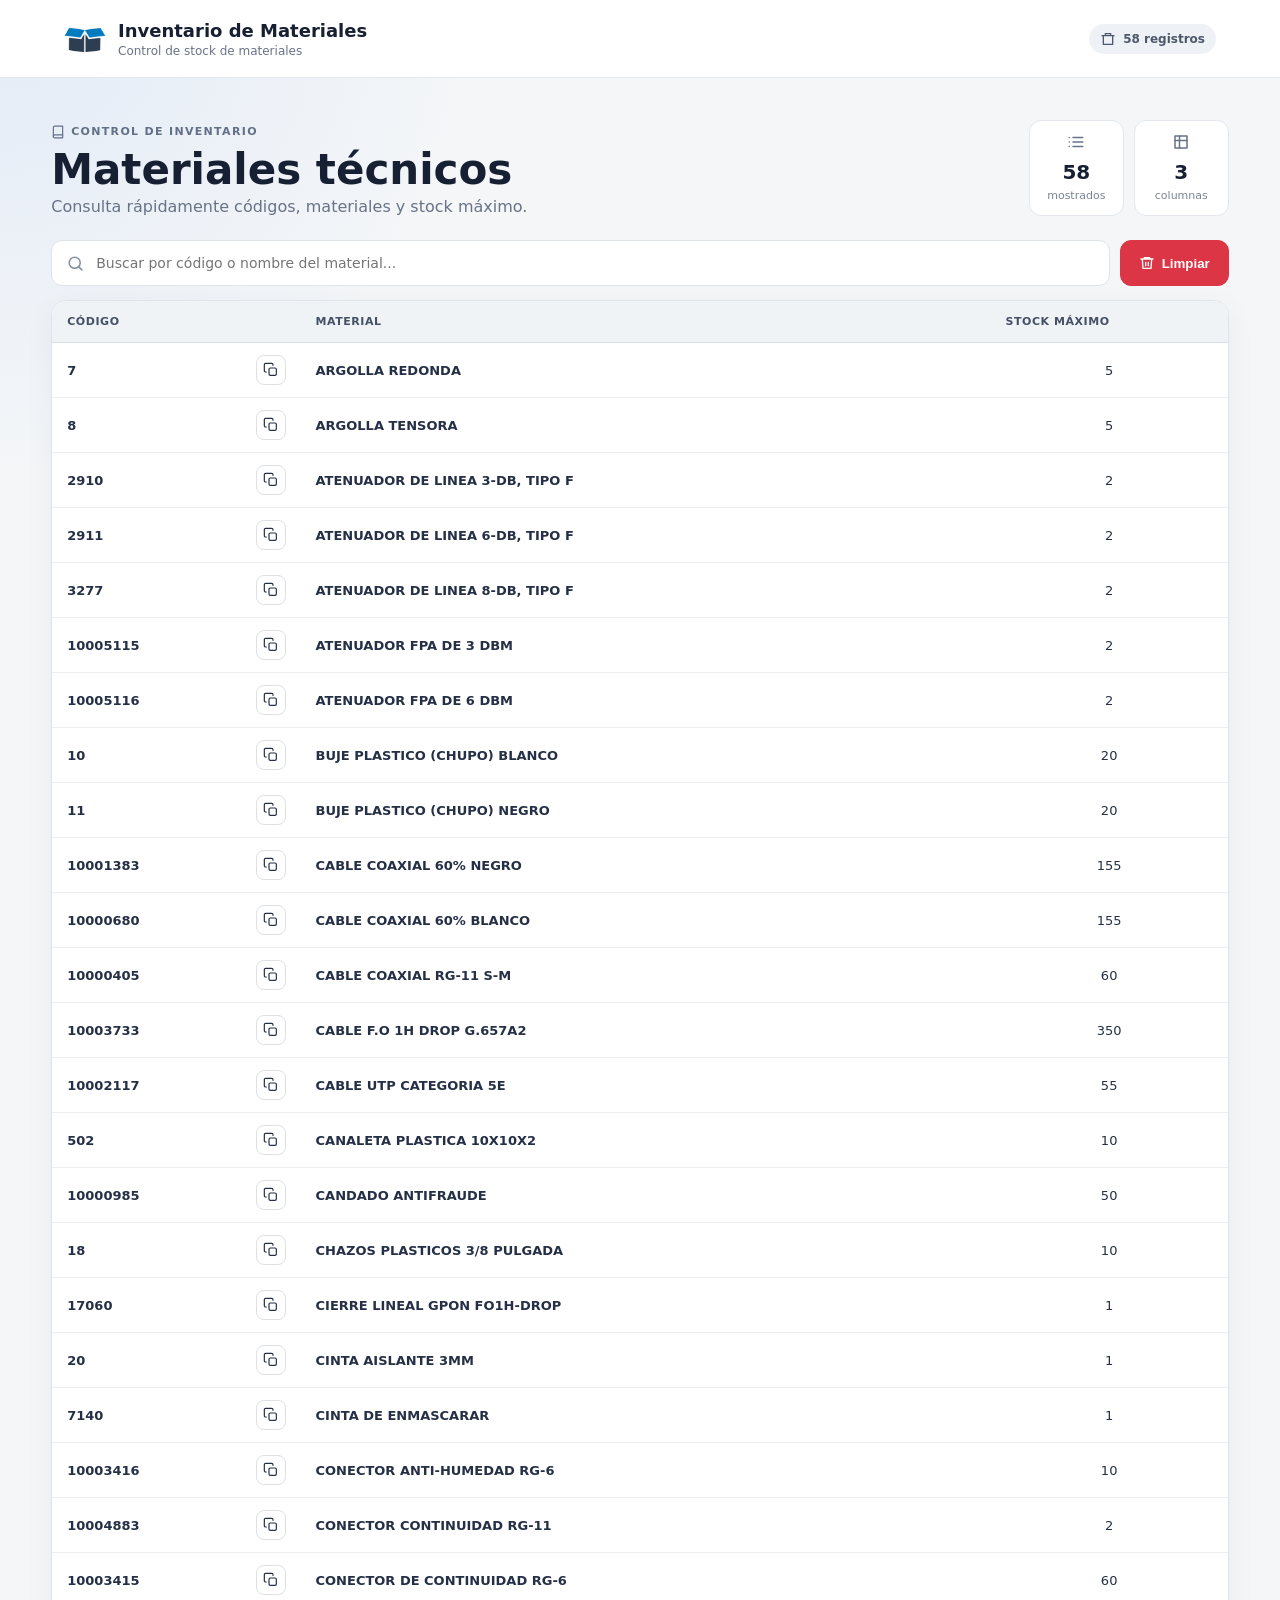
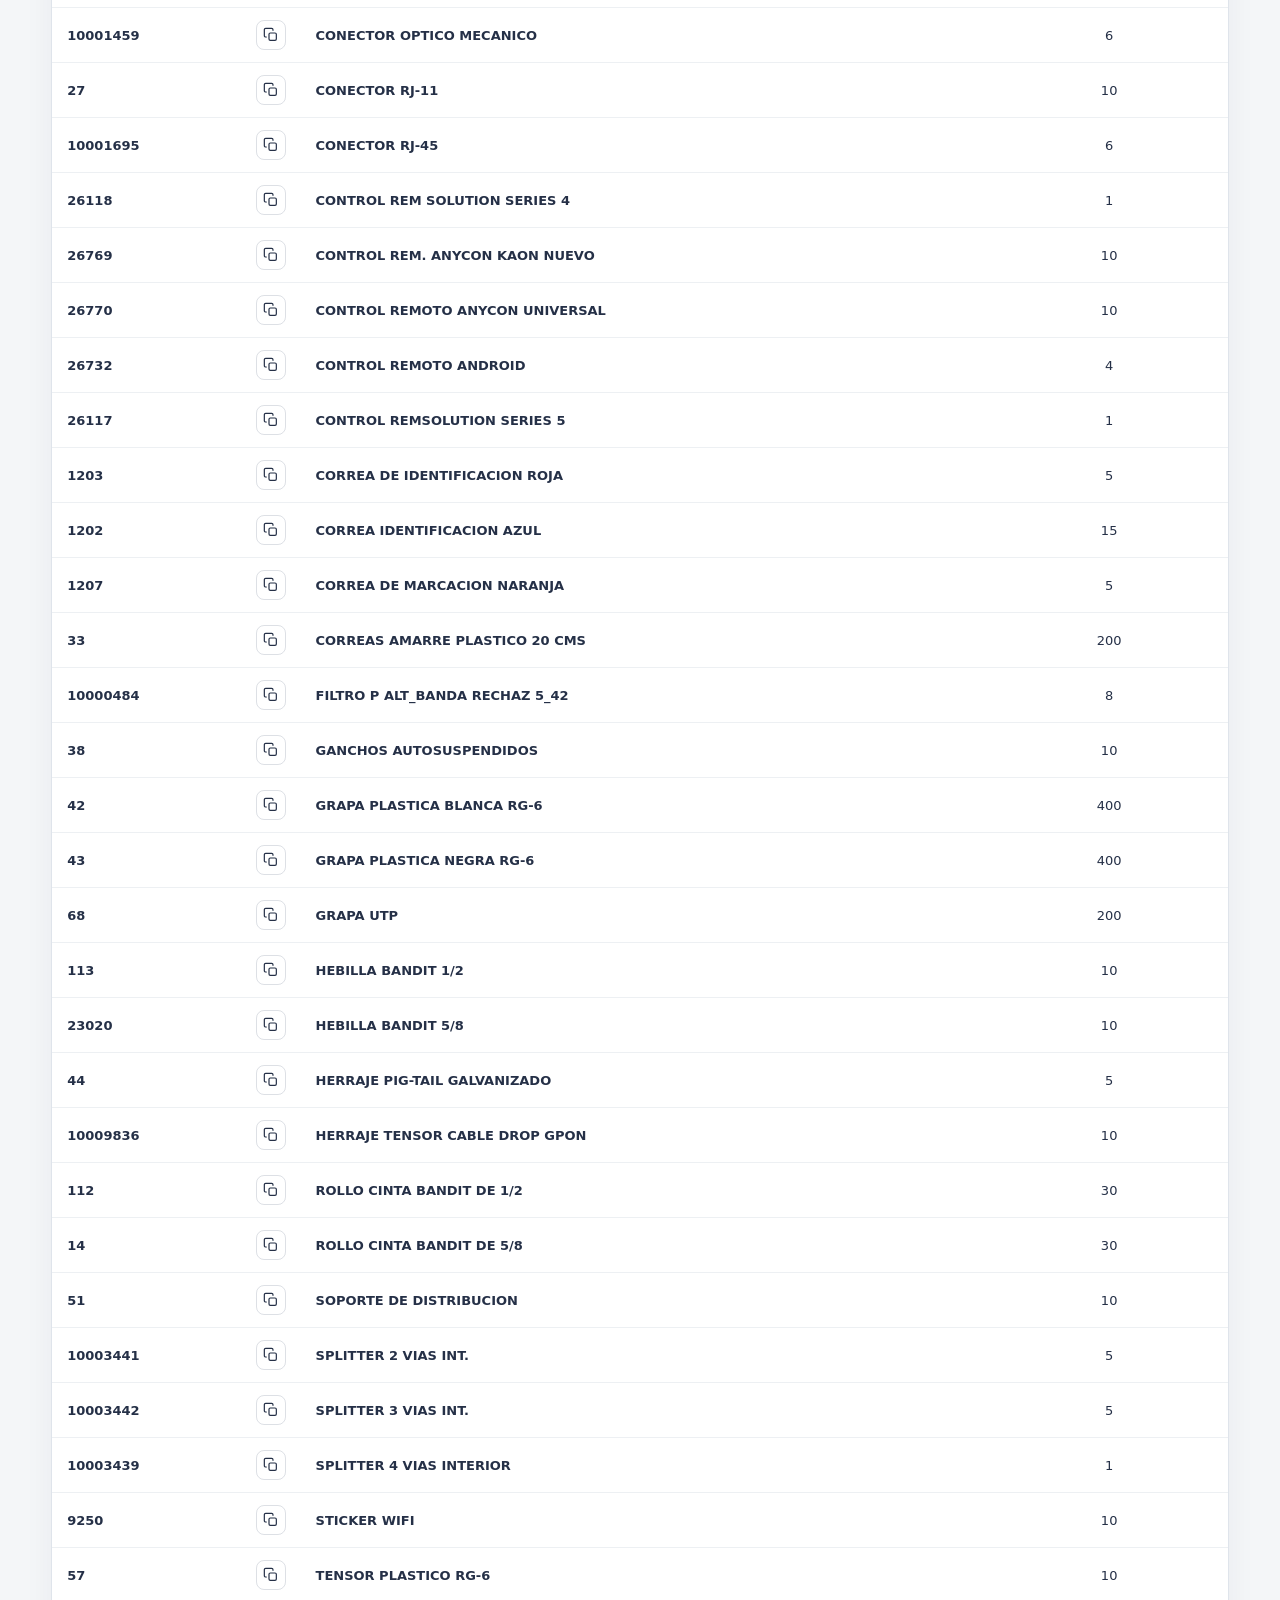
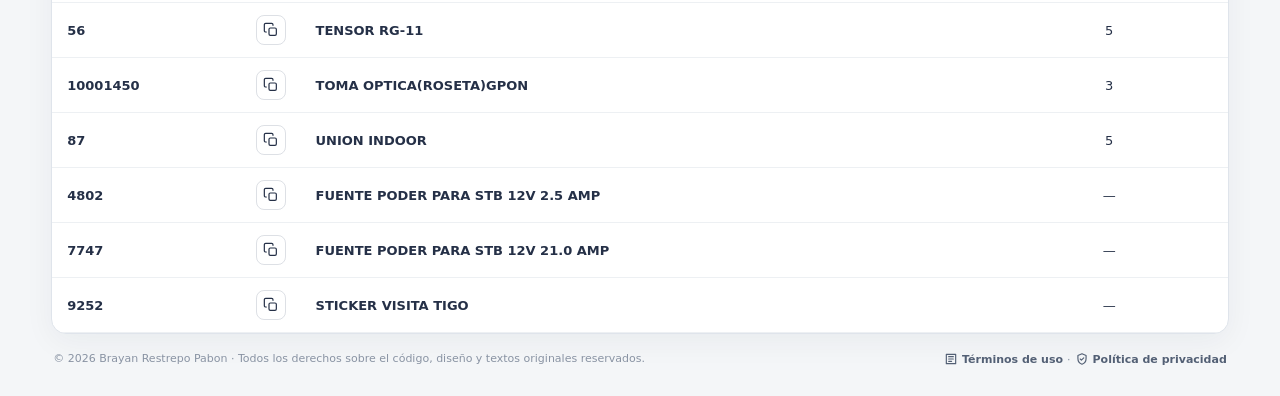
<file: index.html>
<!DOCTYPE html>
<html lang="es">
<head>
  <meta charset="UTF-8">
  <meta name="viewport" content="width=device-width, initial-scale=1.0">
  <link rel="icon" type="image/png" href="Icono/caja.png">
  <meta name="description" content="Tabla de materiales técnicos con cantidades por responsable.">
  <title>Inventario de Materiales</title>
  <link rel="stylesheet" href="style.css">
</head>
<body>
  <div id="toast-container" class="toast-container" aria-live="polite" aria-atomic="true"></div>
  <header class="topbar">
    <div class="brand">
      <div class="brand-icon" aria-hidden="true"><img src="Icono/caja.png" alt="" width="42" height="42"></div>
      <div>
        <h1>Inventario de Materiales</h1>
        <p>Control de stock de materiales</p>
      </div>
    </div>
    <div class="badge"><svg class="icon icon-sm" aria-hidden="true" viewBox="0 0 24 24" fill="none" stroke="currentColor" stroke-width="2" stroke-linecap="round" stroke-linejoin="round"><path d="M3 7h18M5 7v13h14V7M8 7V4h8v3"/></svg><span>58 registros</span></div>
  </header>

  <main class="container">
    <section class="hero">
      <div>
        <span class="eyebrow"><svg class="icon icon-xs" aria-hidden="true" viewBox="0 0 24 24" fill="none" stroke="currentColor" stroke-width="2" stroke-linecap="round" stroke-linejoin="round"><path d="M4 19.5A2.5 2.5 0 0 1 6.5 17H20"/><path d="M6.5 2H20v20H6.5A2.5 2.5 0 0 1 4 19.5v-15A2.5 2.5 0 0 1 6.5 2Z"/></svg> CONTROL DE INVENTARIO</span>
        <h2>Materiales técnicos</h2>
        <p>Consulta rápidamente códigos, materiales y stock máximo.</p>
      </div>
      <div class="stats">
        <div class="stat"><svg class="stat-icon" aria-hidden="true" viewBox="0 0 24 24" fill="none" stroke="currentColor" stroke-width="2" stroke-linecap="round" stroke-linejoin="round"><path d="M8 6h13M8 12h13M8 18h13M3 6h.01M3 12h.01M3 18h.01"/></svg><strong id="visibleCount" aria-live="polite">58</strong><span>mostrados</span></div>
        <div class="stat"><svg class="stat-icon" aria-hidden="true" viewBox="0 0 24 24" fill="none" stroke="currentColor" stroke-width="2" stroke-linecap="round" stroke-linejoin="round"><path d="M4 4h16v16H4z"/><path d="M4 10h16M10 4v16"/></svg><strong>3</strong><span>columnas</span></div>
      </div>
    </section>

    <section class="toolbar" aria-label="Herramientas de búsqueda">
      <label class="search">
        <span class="search-icon" aria-hidden="true"><svg viewBox="0 0 24 24" fill="none" stroke="currentColor" stroke-width="2" stroke-linecap="round" stroke-linejoin="round"><circle cx="11" cy="11" r="7"/><path d="m20 20-4-4"/></svg></span>
        <input id="searchInput" type="search" placeholder="Buscar por código o nombre del material..." autocomplete="off" aria-controls="materialsTable" aria-describedby="visibleCount">
      </label>
      <button id="clearButton" class="clear-btn" type="button"><svg class="icon icon-sm" aria-hidden="true" viewBox="0 0 24 24" fill="none" stroke="currentColor" stroke-width="2" stroke-linecap="round" stroke-linejoin="round"><path d="M3 6h18M8 6V4h8v2M19 6l-1 14H6L5 6M10 11v5M14 11v5"/></svg><span>Limpiar</span></button>
    </section>

    <section class="table-card">
      <div class="table-wrap">
        <table id="materialsTable">
          <thead>
            <tr>
              <th>CÓDIGO</th>
              <th>MATERIAL</th>
              <th>STOCK MÁXIMO</th>
            </tr>
          </thead>
          <tbody><tr><td data-label="CÓDIGO"><div class="code-cell"><span class="code-value">7</span><button class="copy-code" type="button" title="Copiar código" aria-label="Copiar código"><svg viewBox="0 0 24 24" aria-hidden="true"><rect x="9" y="9" width="11" height="11" rx="2"></rect><path d="M5 15H4a2 2 0 0 1-2-2V4a2 2 0 0 1 2-2h9a2 2 0 0 1 2 2v1"></path></svg></button></div></td><td data-label="MATERIAL">ARGOLLA REDONDA</td><td data-label="STOCK MÁXIMO">5</td></tr>
<tr><td data-label="CÓDIGO"><div class="code-cell"><span class="code-value">8</span><button class="copy-code" type="button" title="Copiar código" aria-label="Copiar código"><svg viewBox="0 0 24 24" aria-hidden="true"><rect x="9" y="9" width="11" height="11" rx="2"></rect><path d="M5 15H4a2 2 0 0 1-2-2V4a2 2 0 0 1 2-2h9a2 2 0 0 1 2 2v1"></path></svg></button></div></td><td data-label="MATERIAL">ARGOLLA TENSORA</td><td data-label="STOCK MÁXIMO">5</td></tr>
<tr><td data-label="CÓDIGO"><div class="code-cell"><span class="code-value">2910</span><button class="copy-code" type="button" title="Copiar código" aria-label="Copiar código"><svg viewBox="0 0 24 24" aria-hidden="true"><rect x="9" y="9" width="11" height="11" rx="2"></rect><path d="M5 15H4a2 2 0 0 1-2-2V4a2 2 0 0 1 2-2h9a2 2 0 0 1 2 2v1"></path></svg></button></div></td><td data-label="MATERIAL">ATENUADOR DE LINEA 3-DB, TIPO F</td><td data-label="STOCK MÁXIMO">2</td></tr>
<tr><td data-label="CÓDIGO"><div class="code-cell"><span class="code-value">2911</span><button class="copy-code" type="button" title="Copiar código" aria-label="Copiar código"><svg viewBox="0 0 24 24" aria-hidden="true"><rect x="9" y="9" width="11" height="11" rx="2"></rect><path d="M5 15H4a2 2 0 0 1-2-2V4a2 2 0 0 1 2-2h9a2 2 0 0 1 2 2v1"></path></svg></button></div></td><td data-label="MATERIAL">ATENUADOR DE LINEA 6-DB, TIPO F</td><td data-label="STOCK MÁXIMO">2</td></tr>
<tr><td data-label="CÓDIGO"><div class="code-cell"><span class="code-value">3277</span><button class="copy-code" type="button" title="Copiar código" aria-label="Copiar código"><svg viewBox="0 0 24 24" aria-hidden="true"><rect x="9" y="9" width="11" height="11" rx="2"></rect><path d="M5 15H4a2 2 0 0 1-2-2V4a2 2 0 0 1 2-2h9a2 2 0 0 1 2 2v1"></path></svg></button></div></td><td data-label="MATERIAL">ATENUADOR DE LINEA 8-DB, TIPO F</td><td data-label="STOCK MÁXIMO">2</td></tr>
<tr><td data-label="CÓDIGO"><div class="code-cell"><span class="code-value">10005115</span><button class="copy-code" type="button" title="Copiar código" aria-label="Copiar código"><svg viewBox="0 0 24 24" aria-hidden="true"><rect x="9" y="9" width="11" height="11" rx="2"></rect><path d="M5 15H4a2 2 0 0 1-2-2V4a2 2 0 0 1 2-2h9a2 2 0 0 1 2 2v1"></path></svg></button></div></td><td data-label="MATERIAL">ATENUADOR FPA DE 3 DBM</td><td data-label="STOCK MÁXIMO">2</td></tr>
<tr><td data-label="CÓDIGO"><div class="code-cell"><span class="code-value">10005116</span><button class="copy-code" type="button" title="Copiar código" aria-label="Copiar código"><svg viewBox="0 0 24 24" aria-hidden="true"><rect x="9" y="9" width="11" height="11" rx="2"></rect><path d="M5 15H4a2 2 0 0 1-2-2V4a2 2 0 0 1 2-2h9a2 2 0 0 1 2 2v1"></path></svg></button></div></td><td data-label="MATERIAL">ATENUADOR FPA DE 6 DBM</td><td data-label="STOCK MÁXIMO">2</td></tr>
<tr><td data-label="CÓDIGO"><div class="code-cell"><span class="code-value">10</span><button class="copy-code" type="button" title="Copiar código" aria-label="Copiar código"><svg viewBox="0 0 24 24" aria-hidden="true"><rect x="9" y="9" width="11" height="11" rx="2"></rect><path d="M5 15H4a2 2 0 0 1-2-2V4a2 2 0 0 1 2-2h9a2 2 0 0 1 2 2v1"></path></svg></button></div></td><td data-label="MATERIAL">BUJE PLASTICO (CHUPO) BLANCO</td><td data-label="STOCK MÁXIMO">20</td></tr>
<tr><td data-label="CÓDIGO"><div class="code-cell"><span class="code-value">11</span><button class="copy-code" type="button" title="Copiar código" aria-label="Copiar código"><svg viewBox="0 0 24 24" aria-hidden="true"><rect x="9" y="9" width="11" height="11" rx="2"></rect><path d="M5 15H4a2 2 0 0 1-2-2V4a2 2 0 0 1 2-2h9a2 2 0 0 1 2 2v1"></path></svg></button></div></td><td data-label="MATERIAL">BUJE PLASTICO (CHUPO) NEGRO</td><td data-label="STOCK MÁXIMO">20</td></tr>
<tr><td data-label="CÓDIGO"><div class="code-cell"><span class="code-value">10001383</span><button class="copy-code" type="button" title="Copiar código" aria-label="Copiar código"><svg viewBox="0 0 24 24" aria-hidden="true"><rect x="9" y="9" width="11" height="11" rx="2"></rect><path d="M5 15H4a2 2 0 0 1-2-2V4a2 2 0 0 1 2-2h9a2 2 0 0 1 2 2v1"></path></svg></button></div></td><td data-label="MATERIAL">CABLE COAXIAL 60% NEGRO</td><td data-label="STOCK MÁXIMO">155</td></tr>
<tr><td data-label="CÓDIGO"><div class="code-cell"><span class="code-value">10000680</span><button class="copy-code" type="button" title="Copiar código" aria-label="Copiar código"><svg viewBox="0 0 24 24" aria-hidden="true"><rect x="9" y="9" width="11" height="11" rx="2"></rect><path d="M5 15H4a2 2 0 0 1-2-2V4a2 2 0 0 1 2-2h9a2 2 0 0 1 2 2v1"></path></svg></button></div></td><td data-label="MATERIAL">CABLE COAXIAL 60% BLANCO</td><td data-label="STOCK MÁXIMO">155</td></tr>
<tr><td data-label="CÓDIGO"><div class="code-cell"><span class="code-value">10000405</span><button class="copy-code" type="button" title="Copiar código" aria-label="Copiar código"><svg viewBox="0 0 24 24" aria-hidden="true"><rect x="9" y="9" width="11" height="11" rx="2"></rect><path d="M5 15H4a2 2 0 0 1-2-2V4a2 2 0 0 1 2-2h9a2 2 0 0 1 2 2v1"></path></svg></button></div></td><td data-label="MATERIAL">CABLE COAXIAL RG-11 S-M</td><td data-label="STOCK MÁXIMO">60</td></tr>
<tr><td data-label="CÓDIGO"><div class="code-cell"><span class="code-value">10003733</span><button class="copy-code" type="button" title="Copiar código" aria-label="Copiar código"><svg viewBox="0 0 24 24" aria-hidden="true"><rect x="9" y="9" width="11" height="11" rx="2"></rect><path d="M5 15H4a2 2 0 0 1-2-2V4a2 2 0 0 1 2-2h9a2 2 0 0 1 2 2v1"></path></svg></button></div></td><td data-label="MATERIAL">CABLE F.O 1H DROP G.657A2</td><td data-label="STOCK MÁXIMO">350</td></tr>
<tr><td data-label="CÓDIGO"><div class="code-cell"><span class="code-value">10002117</span><button class="copy-code" type="button" title="Copiar código" aria-label="Copiar código"><svg viewBox="0 0 24 24" aria-hidden="true"><rect x="9" y="9" width="11" height="11" rx="2"></rect><path d="M5 15H4a2 2 0 0 1-2-2V4a2 2 0 0 1 2-2h9a2 2 0 0 1 2 2v1"></path></svg></button></div></td><td data-label="MATERIAL">CABLE UTP CATEGORIA 5E</td><td data-label="STOCK MÁXIMO">55</td></tr>
<tr><td data-label="CÓDIGO"><div class="code-cell"><span class="code-value">502</span><button class="copy-code" type="button" title="Copiar código" aria-label="Copiar código"><svg viewBox="0 0 24 24" aria-hidden="true"><rect x="9" y="9" width="11" height="11" rx="2"></rect><path d="M5 15H4a2 2 0 0 1-2-2V4a2 2 0 0 1 2-2h9a2 2 0 0 1 2 2v1"></path></svg></button></div></td><td data-label="MATERIAL">CANALETA PLASTICA 10X10X2</td><td data-label="STOCK MÁXIMO">10</td></tr>
<tr><td data-label="CÓDIGO"><div class="code-cell"><span class="code-value">10000985</span><button class="copy-code" type="button" title="Copiar código" aria-label="Copiar código"><svg viewBox="0 0 24 24" aria-hidden="true"><rect x="9" y="9" width="11" height="11" rx="2"></rect><path d="M5 15H4a2 2 0 0 1-2-2V4a2 2 0 0 1 2-2h9a2 2 0 0 1 2 2v1"></path></svg></button></div></td><td data-label="MATERIAL">CANDADO ANTIFRAUDE</td><td data-label="STOCK MÁXIMO">50</td></tr>
<tr><td data-label="CÓDIGO"><div class="code-cell"><span class="code-value">18</span><button class="copy-code" type="button" title="Copiar código" aria-label="Copiar código"><svg viewBox="0 0 24 24" aria-hidden="true"><rect x="9" y="9" width="11" height="11" rx="2"></rect><path d="M5 15H4a2 2 0 0 1-2-2V4a2 2 0 0 1 2-2h9a2 2 0 0 1 2 2v1"></path></svg></button></div></td><td data-label="MATERIAL">CHAZOS PLASTICOS 3/8 PULGADA</td><td data-label="STOCK MÁXIMO">10</td></tr>
<tr><td data-label="CÓDIGO"><div class="code-cell"><span class="code-value">17060</span><button class="copy-code" type="button" title="Copiar código" aria-label="Copiar código"><svg viewBox="0 0 24 24" aria-hidden="true"><rect x="9" y="9" width="11" height="11" rx="2"></rect><path d="M5 15H4a2 2 0 0 1-2-2V4a2 2 0 0 1 2-2h9a2 2 0 0 1 2 2v1"></path></svg></button></div></td><td data-label="MATERIAL">CIERRE LINEAL GPON FO1H-DROP</td><td data-label="STOCK MÁXIMO">1</td></tr>
<tr><td data-label="CÓDIGO"><div class="code-cell"><span class="code-value">20</span><button class="copy-code" type="button" title="Copiar código" aria-label="Copiar código"><svg viewBox="0 0 24 24" aria-hidden="true"><rect x="9" y="9" width="11" height="11" rx="2"></rect><path d="M5 15H4a2 2 0 0 1-2-2V4a2 2 0 0 1 2-2h9a2 2 0 0 1 2 2v1"></path></svg></button></div></td><td data-label="MATERIAL">CINTA AISLANTE 3MM</td><td data-label="STOCK MÁXIMO">1</td></tr>
<tr><td data-label="CÓDIGO"><div class="code-cell"><span class="code-value">7140</span><button class="copy-code" type="button" title="Copiar código" aria-label="Copiar código"><svg viewBox="0 0 24 24" aria-hidden="true"><rect x="9" y="9" width="11" height="11" rx="2"></rect><path d="M5 15H4a2 2 0 0 1-2-2V4a2 2 0 0 1 2-2h9a2 2 0 0 1 2 2v1"></path></svg></button></div></td><td data-label="MATERIAL">CINTA DE ENMASCARAR</td><td data-label="STOCK MÁXIMO">1</td></tr>
<tr><td data-label="CÓDIGO"><div class="code-cell"><span class="code-value">10003416</span><button class="copy-code" type="button" title="Copiar código" aria-label="Copiar código"><svg viewBox="0 0 24 24" aria-hidden="true"><rect x="9" y="9" width="11" height="11" rx="2"></rect><path d="M5 15H4a2 2 0 0 1-2-2V4a2 2 0 0 1 2-2h9a2 2 0 0 1 2 2v1"></path></svg></button></div></td><td data-label="MATERIAL">CONECTOR ANTI-HUMEDAD RG-6</td><td data-label="STOCK MÁXIMO">10</td></tr>
<tr><td data-label="CÓDIGO"><div class="code-cell"><span class="code-value">10004883</span><button class="copy-code" type="button" title="Copiar código" aria-label="Copiar código"><svg viewBox="0 0 24 24" aria-hidden="true"><rect x="9" y="9" width="11" height="11" rx="2"></rect><path d="M5 15H4a2 2 0 0 1-2-2V4a2 2 0 0 1 2-2h9a2 2 0 0 1 2 2v1"></path></svg></button></div></td><td data-label="MATERIAL">CONECTOR CONTINUIDAD RG-11</td><td data-label="STOCK MÁXIMO">2</td></tr>
<tr><td data-label="CÓDIGO"><div class="code-cell"><span class="code-value">10003415</span><button class="copy-code" type="button" title="Copiar código" aria-label="Copiar código"><svg viewBox="0 0 24 24" aria-hidden="true"><rect x="9" y="9" width="11" height="11" rx="2"></rect><path d="M5 15H4a2 2 0 0 1-2-2V4a2 2 0 0 1 2-2h9a2 2 0 0 1 2 2v1"></path></svg></button></div></td><td data-label="MATERIAL">CONECTOR DE CONTINUIDAD RG-6</td><td data-label="STOCK MÁXIMO">60</td></tr>
<tr><td data-label="CÓDIGO"><div class="code-cell"><span class="code-value">10001459</span><button class="copy-code" type="button" title="Copiar código" aria-label="Copiar código"><svg viewBox="0 0 24 24" aria-hidden="true"><rect x="9" y="9" width="11" height="11" rx="2"></rect><path d="M5 15H4a2 2 0 0 1-2-2V4a2 2 0 0 1 2-2h9a2 2 0 0 1 2 2v1"></path></svg></button></div></td><td data-label="MATERIAL">CONECTOR OPTICO MECANICO</td><td data-label="STOCK MÁXIMO">6</td></tr>
<tr><td data-label="CÓDIGO"><div class="code-cell"><span class="code-value">27</span><button class="copy-code" type="button" title="Copiar código" aria-label="Copiar código"><svg viewBox="0 0 24 24" aria-hidden="true"><rect x="9" y="9" width="11" height="11" rx="2"></rect><path d="M5 15H4a2 2 0 0 1-2-2V4a2 2 0 0 1 2-2h9a2 2 0 0 1 2 2v1"></path></svg></button></div></td><td data-label="MATERIAL">CONECTOR RJ-11</td><td data-label="STOCK MÁXIMO">10</td></tr>
<tr><td data-label="CÓDIGO"><div class="code-cell"><span class="code-value">10001695</span><button class="copy-code" type="button" title="Copiar código" aria-label="Copiar código"><svg viewBox="0 0 24 24" aria-hidden="true"><rect x="9" y="9" width="11" height="11" rx="2"></rect><path d="M5 15H4a2 2 0 0 1-2-2V4a2 2 0 0 1 2-2h9a2 2 0 0 1 2 2v1"></path></svg></button></div></td><td data-label="MATERIAL">CONECTOR RJ-45</td><td data-label="STOCK MÁXIMO">6</td></tr>
<tr><td data-label="CÓDIGO"><div class="code-cell"><span class="code-value">26118</span><button class="copy-code" type="button" title="Copiar código" aria-label="Copiar código"><svg viewBox="0 0 24 24" aria-hidden="true"><rect x="9" y="9" width="11" height="11" rx="2"></rect><path d="M5 15H4a2 2 0 0 1-2-2V4a2 2 0 0 1 2-2h9a2 2 0 0 1 2 2v1"></path></svg></button></div></td><td data-label="MATERIAL">CONTROL REM SOLUTION SERIES 4</td><td data-label="STOCK MÁXIMO">1</td></tr>
<tr><td data-label="CÓDIGO"><div class="code-cell"><span class="code-value">26769</span><button class="copy-code" type="button" title="Copiar código" aria-label="Copiar código"><svg viewBox="0 0 24 24" aria-hidden="true"><rect x="9" y="9" width="11" height="11" rx="2"></rect><path d="M5 15H4a2 2 0 0 1-2-2V4a2 2 0 0 1 2-2h9a2 2 0 0 1 2 2v1"></path></svg></button></div></td><td data-label="MATERIAL">CONTROL REM. ANYCON KAON NUEVO</td><td data-label="STOCK MÁXIMO">10</td></tr>
<tr><td data-label="CÓDIGO"><div class="code-cell"><span class="code-value">26770</span><button class="copy-code" type="button" title="Copiar código" aria-label="Copiar código"><svg viewBox="0 0 24 24" aria-hidden="true"><rect x="9" y="9" width="11" height="11" rx="2"></rect><path d="M5 15H4a2 2 0 0 1-2-2V4a2 2 0 0 1 2-2h9a2 2 0 0 1 2 2v1"></path></svg></button></div></td><td data-label="MATERIAL">CONTROL REMOTO ANYCON UNIVERSAL</td><td data-label="STOCK MÁXIMO">10</td></tr>
<tr><td data-label="CÓDIGO"><div class="code-cell"><span class="code-value">26732</span><button class="copy-code" type="button" title="Copiar código" aria-label="Copiar código"><svg viewBox="0 0 24 24" aria-hidden="true"><rect x="9" y="9" width="11" height="11" rx="2"></rect><path d="M5 15H4a2 2 0 0 1-2-2V4a2 2 0 0 1 2-2h9a2 2 0 0 1 2 2v1"></path></svg></button></div></td><td data-label="MATERIAL">CONTROL REMOTO ANDROID</td><td data-label="STOCK MÁXIMO">4</td></tr>
<tr><td data-label="CÓDIGO"><div class="code-cell"><span class="code-value">26117</span><button class="copy-code" type="button" title="Copiar código" aria-label="Copiar código"><svg viewBox="0 0 24 24" aria-hidden="true"><rect x="9" y="9" width="11" height="11" rx="2"></rect><path d="M5 15H4a2 2 0 0 1-2-2V4a2 2 0 0 1 2-2h9a2 2 0 0 1 2 2v1"></path></svg></button></div></td><td data-label="MATERIAL">CONTROL REMSOLUTION SERIES 5</td><td data-label="STOCK MÁXIMO">1</td></tr>
<tr><td data-label="CÓDIGO"><div class="code-cell"><span class="code-value">1203</span><button class="copy-code" type="button" title="Copiar código" aria-label="Copiar código"><svg viewBox="0 0 24 24" aria-hidden="true"><rect x="9" y="9" width="11" height="11" rx="2"></rect><path d="M5 15H4a2 2 0 0 1-2-2V4a2 2 0 0 1 2-2h9a2 2 0 0 1 2 2v1"></path></svg></button></div></td><td data-label="MATERIAL">CORREA DE IDENTIFICACION ROJA</td><td data-label="STOCK MÁXIMO">5</td></tr>
<tr><td data-label="CÓDIGO"><div class="code-cell"><span class="code-value">1202</span><button class="copy-code" type="button" title="Copiar código" aria-label="Copiar código"><svg viewBox="0 0 24 24" aria-hidden="true"><rect x="9" y="9" width="11" height="11" rx="2"></rect><path d="M5 15H4a2 2 0 0 1-2-2V4a2 2 0 0 1 2-2h9a2 2 0 0 1 2 2v1"></path></svg></button></div></td><td data-label="MATERIAL">CORREA IDENTIFICACION AZUL</td><td data-label="STOCK MÁXIMO">15</td></tr>
<tr><td data-label="CÓDIGO"><div class="code-cell"><span class="code-value">1207</span><button class="copy-code" type="button" title="Copiar código" aria-label="Copiar código"><svg viewBox="0 0 24 24" aria-hidden="true"><rect x="9" y="9" width="11" height="11" rx="2"></rect><path d="M5 15H4a2 2 0 0 1-2-2V4a2 2 0 0 1 2-2h9a2 2 0 0 1 2 2v1"></path></svg></button></div></td><td data-label="MATERIAL">CORREA DE MARCACION NARANJA</td><td data-label="STOCK MÁXIMO">5</td></tr>
<tr><td data-label="CÓDIGO"><div class="code-cell"><span class="code-value">33</span><button class="copy-code" type="button" title="Copiar código" aria-label="Copiar código"><svg viewBox="0 0 24 24" aria-hidden="true"><rect x="9" y="9" width="11" height="11" rx="2"></rect><path d="M5 15H4a2 2 0 0 1-2-2V4a2 2 0 0 1 2-2h9a2 2 0 0 1 2 2v1"></path></svg></button></div></td><td data-label="MATERIAL">CORREAS AMARRE PLASTICO 20 CMS</td><td data-label="STOCK MÁXIMO">200</td></tr>
<tr><td data-label="CÓDIGO"><div class="code-cell"><span class="code-value">10000484</span><button class="copy-code" type="button" title="Copiar código" aria-label="Copiar código"><svg viewBox="0 0 24 24" aria-hidden="true"><rect x="9" y="9" width="11" height="11" rx="2"></rect><path d="M5 15H4a2 2 0 0 1-2-2V4a2 2 0 0 1 2-2h9a2 2 0 0 1 2 2v1"></path></svg></button></div></td><td data-label="MATERIAL">FILTRO P ALT_BANDA RECHAZ 5_42</td><td data-label="STOCK MÁXIMO">8</td></tr>
<tr><td data-label="CÓDIGO"><div class="code-cell"><span class="code-value">38</span><button class="copy-code" type="button" title="Copiar código" aria-label="Copiar código"><svg viewBox="0 0 24 24" aria-hidden="true"><rect x="9" y="9" width="11" height="11" rx="2"></rect><path d="M5 15H4a2 2 0 0 1-2-2V4a2 2 0 0 1 2-2h9a2 2 0 0 1 2 2v1"></path></svg></button></div></td><td data-label="MATERIAL">GANCHOS AUTOSUSPENDIDOS</td><td data-label="STOCK MÁXIMO">10</td></tr>
<tr><td data-label="CÓDIGO"><div class="code-cell"><span class="code-value">42</span><button class="copy-code" type="button" title="Copiar código" aria-label="Copiar código"><svg viewBox="0 0 24 24" aria-hidden="true"><rect x="9" y="9" width="11" height="11" rx="2"></rect><path d="M5 15H4a2 2 0 0 1-2-2V4a2 2 0 0 1 2-2h9a2 2 0 0 1 2 2v1"></path></svg></button></div></td><td data-label="MATERIAL">GRAPA PLASTICA BLANCA RG-6</td><td data-label="STOCK MÁXIMO">400</td></tr>
<tr><td data-label="CÓDIGO"><div class="code-cell"><span class="code-value">43</span><button class="copy-code" type="button" title="Copiar código" aria-label="Copiar código"><svg viewBox="0 0 24 24" aria-hidden="true"><rect x="9" y="9" width="11" height="11" rx="2"></rect><path d="M5 15H4a2 2 0 0 1-2-2V4a2 2 0 0 1 2-2h9a2 2 0 0 1 2 2v1"></path></svg></button></div></td><td data-label="MATERIAL">GRAPA PLASTICA NEGRA RG-6</td><td data-label="STOCK MÁXIMO">400</td></tr>
<tr><td data-label="CÓDIGO"><div class="code-cell"><span class="code-value">68</span><button class="copy-code" type="button" title="Copiar código" aria-label="Copiar código"><svg viewBox="0 0 24 24" aria-hidden="true"><rect x="9" y="9" width="11" height="11" rx="2"></rect><path d="M5 15H4a2 2 0 0 1-2-2V4a2 2 0 0 1 2-2h9a2 2 0 0 1 2 2v1"></path></svg></button></div></td><td data-label="MATERIAL">GRAPA UTP</td><td data-label="STOCK MÁXIMO">200</td></tr>
<tr><td data-label="CÓDIGO"><div class="code-cell"><span class="code-value">113</span><button class="copy-code" type="button" title="Copiar código" aria-label="Copiar código"><svg viewBox="0 0 24 24" aria-hidden="true"><rect x="9" y="9" width="11" height="11" rx="2"></rect><path d="M5 15H4a2 2 0 0 1-2-2V4a2 2 0 0 1 2-2h9a2 2 0 0 1 2 2v1"></path></svg></button></div></td><td data-label="MATERIAL">HEBILLA BANDIT 1/2</td><td data-label="STOCK MÁXIMO">10</td></tr>
<tr><td data-label="CÓDIGO"><div class="code-cell"><span class="code-value">23020</span><button class="copy-code" type="button" title="Copiar código" aria-label="Copiar código"><svg viewBox="0 0 24 24" aria-hidden="true"><rect x="9" y="9" width="11" height="11" rx="2"></rect><path d="M5 15H4a2 2 0 0 1-2-2V4a2 2 0 0 1 2-2h9a2 2 0 0 1 2 2v1"></path></svg></button></div></td><td data-label="MATERIAL">HEBILLA BANDIT 5/8</td><td data-label="STOCK MÁXIMO">10</td></tr>
<tr><td data-label="CÓDIGO"><div class="code-cell"><span class="code-value">44</span><button class="copy-code" type="button" title="Copiar código" aria-label="Copiar código"><svg viewBox="0 0 24 24" aria-hidden="true"><rect x="9" y="9" width="11" height="11" rx="2"></rect><path d="M5 15H4a2 2 0 0 1-2-2V4a2 2 0 0 1 2-2h9a2 2 0 0 1 2 2v1"></path></svg></button></div></td><td data-label="MATERIAL">HERRAJE PIG-TAIL GALVANIZADO</td><td data-label="STOCK MÁXIMO">5</td></tr>
<tr><td data-label="CÓDIGO"><div class="code-cell"><span class="code-value">10009836</span><button class="copy-code" type="button" title="Copiar código" aria-label="Copiar código"><svg viewBox="0 0 24 24" aria-hidden="true"><rect x="9" y="9" width="11" height="11" rx="2"></rect><path d="M5 15H4a2 2 0 0 1-2-2V4a2 2 0 0 1 2-2h9a2 2 0 0 1 2 2v1"></path></svg></button></div></td><td data-label="MATERIAL">HERRAJE TENSOR CABLE DROP GPON</td><td data-label="STOCK MÁXIMO">10</td></tr>
<tr><td data-label="CÓDIGO"><div class="code-cell"><span class="code-value">112</span><button class="copy-code" type="button" title="Copiar código" aria-label="Copiar código"><svg viewBox="0 0 24 24" aria-hidden="true"><rect x="9" y="9" width="11" height="11" rx="2"></rect><path d="M5 15H4a2 2 0 0 1-2-2V4a2 2 0 0 1 2-2h9a2 2 0 0 1 2 2v1"></path></svg></button></div></td><td data-label="MATERIAL">ROLLO CINTA BANDIT DE 1/2</td><td data-label="STOCK MÁXIMO">30</td></tr>
<tr><td data-label="CÓDIGO"><div class="code-cell"><span class="code-value">14</span><button class="copy-code" type="button" title="Copiar código" aria-label="Copiar código"><svg viewBox="0 0 24 24" aria-hidden="true"><rect x="9" y="9" width="11" height="11" rx="2"></rect><path d="M5 15H4a2 2 0 0 1-2-2V4a2 2 0 0 1 2-2h9a2 2 0 0 1 2 2v1"></path></svg></button></div></td><td data-label="MATERIAL">ROLLO CINTA BANDIT DE 5/8</td><td data-label="STOCK MÁXIMO">30</td></tr>
<tr><td data-label="CÓDIGO"><div class="code-cell"><span class="code-value">51</span><button class="copy-code" type="button" title="Copiar código" aria-label="Copiar código"><svg viewBox="0 0 24 24" aria-hidden="true"><rect x="9" y="9" width="11" height="11" rx="2"></rect><path d="M5 15H4a2 2 0 0 1-2-2V4a2 2 0 0 1 2-2h9a2 2 0 0 1 2 2v1"></path></svg></button></div></td><td data-label="MATERIAL">SOPORTE DE DISTRIBUCION</td><td data-label="STOCK MÁXIMO">10</td></tr>
<tr><td data-label="CÓDIGO"><div class="code-cell"><span class="code-value">10003441</span><button class="copy-code" type="button" title="Copiar código" aria-label="Copiar código"><svg viewBox="0 0 24 24" aria-hidden="true"><rect x="9" y="9" width="11" height="11" rx="2"></rect><path d="M5 15H4a2 2 0 0 1-2-2V4a2 2 0 0 1 2-2h9a2 2 0 0 1 2 2v1"></path></svg></button></div></td><td data-label="MATERIAL">SPLITTER 2 VIAS INT.</td><td data-label="STOCK MÁXIMO">5</td></tr>
<tr><td data-label="CÓDIGO"><div class="code-cell"><span class="code-value">10003442</span><button class="copy-code" type="button" title="Copiar código" aria-label="Copiar código"><svg viewBox="0 0 24 24" aria-hidden="true"><rect x="9" y="9" width="11" height="11" rx="2"></rect><path d="M5 15H4a2 2 0 0 1-2-2V4a2 2 0 0 1 2-2h9a2 2 0 0 1 2 2v1"></path></svg></button></div></td><td data-label="MATERIAL">SPLITTER 3 VIAS INT.</td><td data-label="STOCK MÁXIMO">5</td></tr>
<tr><td data-label="CÓDIGO"><div class="code-cell"><span class="code-value">10003439</span><button class="copy-code" type="button" title="Copiar código" aria-label="Copiar código"><svg viewBox="0 0 24 24" aria-hidden="true"><rect x="9" y="9" width="11" height="11" rx="2"></rect><path d="M5 15H4a2 2 0 0 1-2-2V4a2 2 0 0 1 2-2h9a2 2 0 0 1 2 2v1"></path></svg></button></div></td><td data-label="MATERIAL">SPLITTER 4 VIAS INTERIOR</td><td data-label="STOCK MÁXIMO">1</td></tr>
<tr><td data-label="CÓDIGO"><div class="code-cell"><span class="code-value">9250</span><button class="copy-code" type="button" title="Copiar código" aria-label="Copiar código"><svg viewBox="0 0 24 24" aria-hidden="true"><rect x="9" y="9" width="11" height="11" rx="2"></rect><path d="M5 15H4a2 2 0 0 1-2-2V4a2 2 0 0 1 2-2h9a2 2 0 0 1 2 2v1"></path></svg></button></div></td><td data-label="MATERIAL">STICKER WIFI</td><td data-label="STOCK MÁXIMO">10</td></tr>
<tr><td data-label="CÓDIGO"><div class="code-cell"><span class="code-value">57</span><button class="copy-code" type="button" title="Copiar código" aria-label="Copiar código"><svg viewBox="0 0 24 24" aria-hidden="true"><rect x="9" y="9" width="11" height="11" rx="2"></rect><path d="M5 15H4a2 2 0 0 1-2-2V4a2 2 0 0 1 2-2h9a2 2 0 0 1 2 2v1"></path></svg></button></div></td><td data-label="MATERIAL">TENSOR PLASTICO RG-6</td><td data-label="STOCK MÁXIMO">10</td></tr>
<tr><td data-label="CÓDIGO"><div class="code-cell"><span class="code-value">56</span><button class="copy-code" type="button" title="Copiar código" aria-label="Copiar código"><svg viewBox="0 0 24 24" aria-hidden="true"><rect x="9" y="9" width="11" height="11" rx="2"></rect><path d="M5 15H4a2 2 0 0 1-2-2V4a2 2 0 0 1 2-2h9a2 2 0 0 1 2 2v1"></path></svg></button></div></td><td data-label="MATERIAL">TENSOR RG-11</td><td data-label="STOCK MÁXIMO">5</td></tr>
<tr><td data-label="CÓDIGO"><div class="code-cell"><span class="code-value">10001450</span><button class="copy-code" type="button" title="Copiar código" aria-label="Copiar código"><svg viewBox="0 0 24 24" aria-hidden="true"><rect x="9" y="9" width="11" height="11" rx="2"></rect><path d="M5 15H4a2 2 0 0 1-2-2V4a2 2 0 0 1 2-2h9a2 2 0 0 1 2 2v1"></path></svg></button></div></td><td data-label="MATERIAL">TOMA OPTICA(ROSETA)GPON</td><td data-label="STOCK MÁXIMO">3</td></tr>
<tr><td data-label="CÓDIGO"><div class="code-cell"><span class="code-value">87</span><button class="copy-code" type="button" title="Copiar código" aria-label="Copiar código"><svg viewBox="0 0 24 24" aria-hidden="true"><rect x="9" y="9" width="11" height="11" rx="2"></rect><path d="M5 15H4a2 2 0 0 1-2-2V4a2 2 0 0 1 2-2h9a2 2 0 0 1 2 2v1"></path></svg></button></div></td><td data-label="MATERIAL">UNION INDOOR</td><td data-label="STOCK MÁXIMO">5</td></tr>
<tr><td data-label="CÓDIGO"><div class="code-cell"><span class="code-value">4802</span><button class="copy-code" type="button" title="Copiar código" aria-label="Copiar código"><svg viewBox="0 0 24 24" aria-hidden="true"><rect x="9" y="9" width="11" height="11" rx="2"></rect><path d="M5 15H4a2 2 0 0 1-2-2V4a2 2 0 0 1 2-2h9a2 2 0 0 1 2 2v1"></path></svg></button></div></td><td data-label="MATERIAL">FUENTE PODER PARA STB 12V 2.5 AMP</td><td data-label="STOCK MÁXIMO">—</td></tr>
<tr><td data-label="CÓDIGO"><div class="code-cell"><span class="code-value">7747</span><button class="copy-code" type="button" title="Copiar código" aria-label="Copiar código"><svg viewBox="0 0 24 24" aria-hidden="true"><rect x="9" y="9" width="11" height="11" rx="2"></rect><path d="M5 15H4a2 2 0 0 1-2-2V4a2 2 0 0 1 2-2h9a2 2 0 0 1 2 2v1"></path></svg></button></div></td><td data-label="MATERIAL">FUENTE PODER PARA STB 12V 21.0 AMP</td><td data-label="STOCK MÁXIMO">—</td></tr><tr><td data-label="CÓDIGO"><div class="code-cell"><span class="code-value">9252</span><button class="copy-code" type="button" title="Copiar código" aria-label="Copiar código"><svg viewBox="0 0 24 24" aria-hidden="true"><rect x="9" y="9" width="11" height="11" rx="2"></rect><path d="M5 15H4a2 2 0 0 1-2-2V4a2 2 0 0 1 2-2h9a2 2 0 0 1 2 2v1"></path></svg></button></div></td><td data-label="MATERIAL">STICKER VISITA TIGO</td><td data-label="STOCK MÁXIMO">—</td></tr>
</tbody>
        </table>
      </div>
      <div id="emptyState" class="empty" role="status" aria-live="polite" hidden>No se encontraron materiales con esa búsqueda.</div>
    </section>

<footer>
      <span>© 2026 Brayan Restrepo Pabon · Todos los derechos sobre el código, diseño y textos originales reservados.</span>
      <span class="footer-links"><a href="/terminos/"><svg class="icon icon-xs" aria-hidden="true" viewBox="0 0 24 24" fill="none" stroke="currentColor" stroke-width="2" stroke-linecap="round" stroke-linejoin="round"><path d="M4 4h16v16H4z"/><path d="M8 8h8M8 12h8M8 16h5"/></svg>Términos de uso</a> · <a href="/politica/"><svg class="icon icon-xs" aria-hidden="true" viewBox="0 0 24 24" fill="none" stroke="currentColor" stroke-width="2" stroke-linecap="round" stroke-linejoin="round"><path d="M12 3 5 6v5c0 4.5 2.9 8.5 7 10 4.1-1.5 7-5.5 7-10V6l-7-3Z"/><path d="m9 12 2 2 4-4"/></svg>Política de privacidad</a></span>
    </footer>
  </main>

  <script>
    const input = document.getElementById("searchInput");
    const clearButton = document.getElementById("clearButton");
    const rows = [...document.querySelectorAll("#materialsTable tbody tr")];
    const visibleCount = document.getElementById("visibleCount");
    const emptyState = document.getElementById("emptyState");

    function normalizeText(value) {
      return String(value ?? "")
        .normalize("NFD")
        .replace(/[\u0300-\u036f]/g, "")
        .toLowerCase()
        .trim()
        .replace(/\s+/g, " ");
    }

    function filterRows() {
      const term = normalizeText(input.value);
      let count = 0;

      rows.forEach(row => {
        const code = normalizeText(row.cells[0]?.textContent);
        const material = normalizeText(row.cells[1]?.textContent);

        // Busca por código completo/parcial o por cualquier parte del nombre.
        const matches = term === "" || code.includes(term) || material.includes(term);
        row.style.display = matches ? '' : 'none';
        if (matches) count++;
      });

      visibleCount.textContent = count;
      emptyState.hidden = count !== 0;
    }

    input.addEventListener("input", filterRows);

    input.addEventListener("keydown", (event) => {
      if (event.key === "Escape" && input.value) {
        input.value = "";
        filterRows();
      }
    });

    clearButton.addEventListener("click", () => {
      input.value = "";
      filterRows();
      input.focus();
    });
  </script>

<script>
(function () {
  const searchInput =
    document.querySelector('#searchInput, input[type="search"], input[placeholder*="Buscar"], input[placeholder*="buscar"]');
  const table = document.querySelector('table');

  if (!searchInput || !table) return;

  const highlightRows = Array.from(table.querySelectorAll('tbody tr'));
  const originals = new Map();

  highlightRows.forEach(row => {
    row.querySelectorAll('td').forEach(cell => {
      originals.set(cell, cell.innerHTML);
    });
  });

  function escapeRegExp(value) {
    return value.replace(/[.*+?^${}()|[\]\\]/g, '\\$&');
  }

  function normalize(value) {
    return value
      .normalize('NFD')
      .replace(/[\u0300-\u036f]/g, '')
      .toLowerCase();
  }

  function highlightCell(cell, query) {
    const original = originals.get(cell);
    if (original === undefined) return;

    cell.innerHTML = original;

    if (!query) return;

    // Only highlight visible text nodes; keep buttons/SVGs and markup intact.
    const normalizedQuery = normalize(query);
    if (!normalizedQuery) return;

    const walker = document.createTreeWalker(
      cell,
      NodeFilter.SHOW_TEXT,
      {
        acceptNode(node) {
          if (!node.nodeValue.trim()) return NodeFilter.FILTER_REJECT;
          if (node.parentElement && node.parentElement.closest('button')) return NodeFilter.FILTER_REJECT;
          return NodeFilter.FILTER_ACCEPT;
        }
      }
    );

    const textNodes = [];
    let node;
    while ((node = walker.nextNode())) textNodes.push(node);

    textNodes.forEach(textNode => {
      const text = textNode.nodeValue;
      const normalizedText = normalize(text);

      // Find every occurrence while allowing accent differences.
      const parts = [];
      let cursor = 0;
      let pos = normalizedText.indexOf(normalizedQuery, cursor);

      while (pos !== -1) {
        parts.push({ start: pos, end: pos + normalizedQuery.length });
        cursor = pos + normalizedQuery.length;
        pos = normalizedText.indexOf(normalizedQuery, cursor);
      }

      if (!parts.length) return;

      // Map normalized character positions back to original text positions.
      const map = [];
      for (let i = 0; i < text.length; i++) {
        const chars = text[i].normalize('NFD').replace(/[\u0300-\u036f]/g, '');
        for (let j = 0; j < chars.length; j++) map.push(i);
      }

      const fragment = document.createDocumentFragment();
      let last = 0;

      parts.forEach(part => {
        const start = map[part.start];
        const end = (map[part.end - 1] ?? start) + 1;

        if (start > last) fragment.appendChild(document.createTextNode(text.slice(last, start)));

        const mark = document.createElement('mark');
        mark.className = 'search-highlight';
        mark.textContent = text.slice(start, end);
        fragment.appendChild(mark);
        last = end;
      });

      if (last < text.length) fragment.appendChild(document.createTextNode(text.slice(last)));
      textNode.parentNode.replaceChild(fragment, textNode);
    });
  }

  function updateHighlight() {
    const query = searchInput.value.trim();
    highlightRows.forEach(row => {
      // Highlight only the searchable columns: CÓDIGO and MATERIAL.
      const cells = row.querySelectorAll('td');
      cells.forEach((cell, index) => {
        if (index === 0 || index === 1) highlightCell(cell, query);
      });
    });
  }

  searchInput.addEventListener('input', updateHighlight);

  // Also catch search implementations that change the input programmatically.
  const observer = new MutationObserver(updateHighlight);
  observer.observe(searchInput, { attributes: true, attributeFilter: ['value'] });
})();
</script>


<script>
(function () {
  const table = document.getElementById('materialsTable');
  const toastContainer = document.getElementById('toast-container');
  if (!table) return;

  const CHECK_ICON = '<svg viewBox="0 0 24 24" aria-hidden="true"><path d="M20 6 9 17l-5-5"></path></svg>';
  const ERROR_ICON = '<svg viewBox="0 0 24 24" aria-hidden="true"><circle cx="12" cy="12" r="10"></circle><path d="M12 8v5M12 16h.01"></path></svg>';

  function showToast(message, variant) {
    if (!toastContainer) return;

    const toast = document.createElement('div');
    toast.className = 'toast' + (variant === 'error' ? ' toast-error' : ' toast-success');
    toast.innerHTML =
      (variant === 'error' ? ERROR_ICON : CHECK_ICON) +
      '<span>' + message + '</span>';

    toastContainer.appendChild(toast);

    // Trigger enter animation on next frame.
    requestAnimationFrame(function () {
      toast.classList.add('toast-visible');
    });

    const dismiss = function () {
      toast.classList.remove('toast-visible');
      toast.addEventListener('transitionend', function () {
        toast.remove();
      }, { once: true });
      // Safety fallback in case transitionend doesn't fire.
      setTimeout(function () { toast.remove(); }, 400);
    };

    setTimeout(dismiss, 2200);
  }

  table.addEventListener('click', async function (event) {
    const button = event.target.closest('.copy-code');
    if (!button || !table.contains(button)) return;

    const cell = button.closest('.code-cell');
    const value = cell && cell.querySelector('.code-value');
    if (!value) return;

    const code = value.textContent.trim();
    const originalIcon = button.innerHTML;

    function markCopied() {
      button.classList.add('copied');
      button.title = '¡Copiado!';
      button.setAttribute('aria-label', '¡Copiado!');
      button.innerHTML = CHECK_ICON;
      showToast('Código <strong>' + code + '</strong> copiado al portapapeles', 'success');
      setTimeout(function () {
        button.classList.remove('copied');
        button.title = 'Copiar código';
        button.setAttribute('aria-label', 'Copiar código');
        button.innerHTML = originalIcon;
      }, 1200);
    }

    try {
      await navigator.clipboard.writeText(code);
      markCopied();
    } catch (error) {
      // Fallback for browsers/contexts where Clipboard API is unavailable.
      const textarea = document.createElement('textarea');
      textarea.value = code;
      textarea.setAttribute('readonly', '');
      textarea.style.position = 'fixed';
      textarea.style.opacity = '0';
      document.body.appendChild(textarea);
      textarea.select();
      try {
        document.execCommand('copy');
        markCopied();
      } catch (fallbackError) {
        showToast('No se pudo copiar el código. Selecciónalo manualmente.', 'error');
      } finally {
        textarea.remove();
      }
    }
  });
})();
</script>

</body>
</html>
</file>
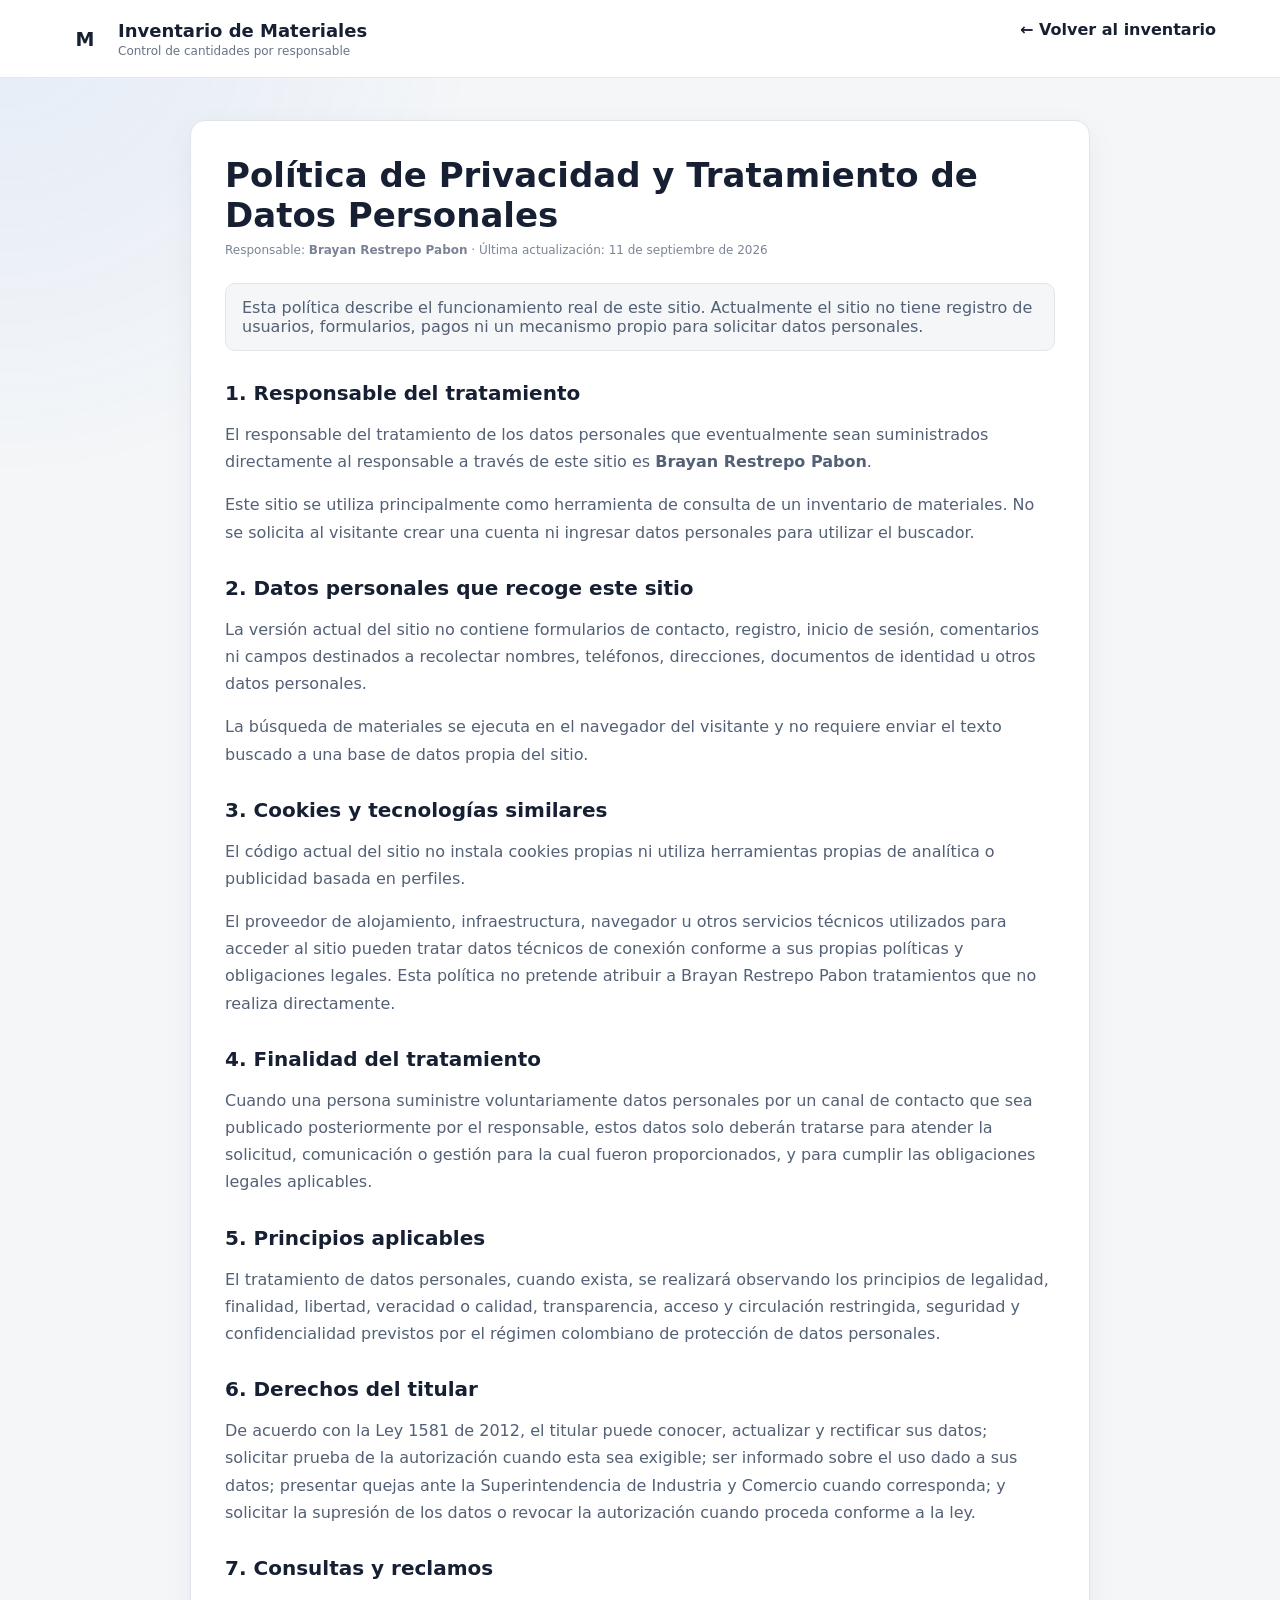
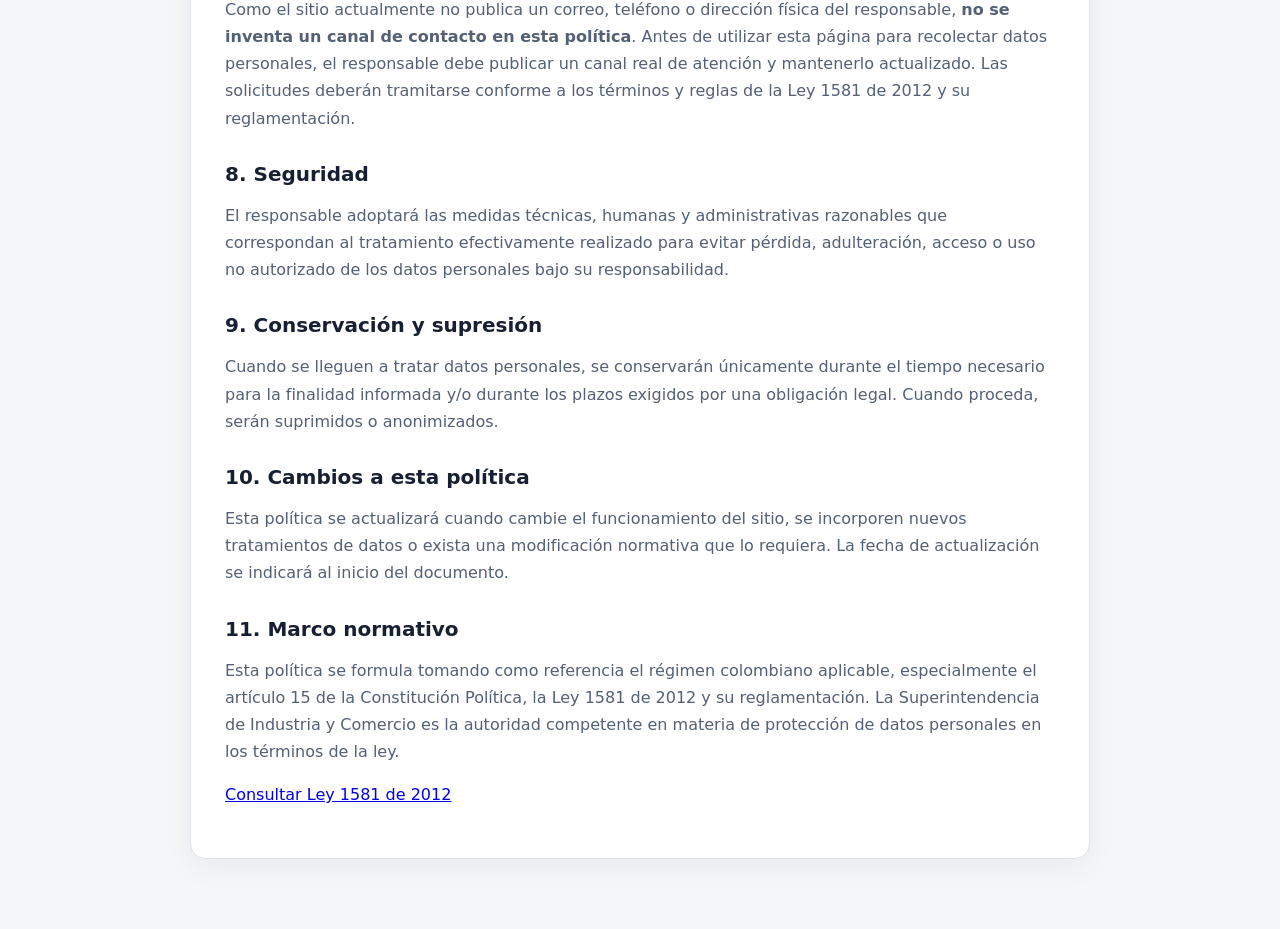
<file: politica-privacidad/index.html>
<!DOCTYPE html>
<html lang="es">
<head>
  <meta charset="UTF-8">
  <meta name="viewport" content="width=device-width, initial-scale=1.0">
  <meta name="description" content="Política de tratamiento de datos personales de Inventario de Materiales.">
  <title>Política de Privacidad | Inventario de Materiales</title>
  <link rel="stylesheet" href="../style.css">
  <style>
    .legal-page{max-width:900px;margin:0 auto;padding:42px 0 70px}
    .legal-card{background:#fff;border:1px solid #dfe4eb;border-radius:15px;padding:34px;box-shadow:0 8px 30px rgba(18,32,51,.05)}
    .legal-card h1{margin:0 0 8px;font-size:34px}.legal-card h2{margin:30px 0 10px;font-size:20px}.legal-card p,.legal-card li{color:#536075;line-height:1.7}.legal-card ul{padding-left:22px}.legal-meta{font-size:12px;color:#7a8495;margin-bottom:26px}.back{display:inline-block;margin-bottom:18px;color:#172033;text-decoration:none;font-weight:700}.notice{padding:14px 16px;border-radius:10px;background:#f4f6f8;border:1px solid #e1e6ec;color:#536075}
  </style>
</head>
<body>
  <header class="topbar"><div class="brand"><div class="brand-icon">M</div><div><h1>Inventario de Materiales</h1><p>Control de cantidades por responsable</p></div></div><a class="back" href="/">← Volver al inventario</a></header>
  <main class="legal-page"><article class="legal-card">
    <h1>Política de Privacidad y Tratamiento de Datos Personales</h1>
    <div class="legal-meta">Responsable: <strong>Brayan Restrepo Pabon</strong> · Última actualización: 11 de septiembre de 2026</div>
    <div class="notice">Esta política describe el funcionamiento real de este sitio. Actualmente el sitio no tiene registro de usuarios, formularios, pagos ni un mecanismo propio para solicitar datos personales.</div>

    <h2>1. Responsable del tratamiento</h2>
    <p>El responsable del tratamiento de los datos personales que eventualmente sean suministrados directamente al responsable a través de este sitio es <strong>Brayan Restrepo Pabon</strong>.</p>
    <p>Este sitio se utiliza principalmente como herramienta de consulta de un inventario de materiales. No se solicita al visitante crear una cuenta ni ingresar datos personales para utilizar el buscador.</p>

    <h2>2. Datos personales que recoge este sitio</h2>
    <p>La versión actual del sitio no contiene formularios de contacto, registro, inicio de sesión, comentarios ni campos destinados a recolectar nombres, teléfonos, direcciones, documentos de identidad u otros datos personales.</p>
    <p>La búsqueda de materiales se ejecuta en el navegador del visitante y no requiere enviar el texto buscado a una base de datos propia del sitio.</p>

    <h2>3. Cookies y tecnologías similares</h2>
    <p>El código actual del sitio no instala cookies propias ni utiliza herramientas propias de analítica o publicidad basada en perfiles.</p>
    <p>El proveedor de alojamiento, infraestructura, navegador u otros servicios técnicos utilizados para acceder al sitio pueden tratar datos técnicos de conexión conforme a sus propias políticas y obligaciones legales. Esta política no pretende atribuir a Brayan Restrepo Pabon tratamientos que no realiza directamente.</p>

    <h2>4. Finalidad del tratamiento</h2>
    <p>Cuando una persona suministre voluntariamente datos personales por un canal de contacto que sea publicado posteriormente por el responsable, estos datos solo deberán tratarse para atender la solicitud, comunicación o gestión para la cual fueron proporcionados, y para cumplir las obligaciones legales aplicables.</p>

    <h2>5. Principios aplicables</h2>
    <p>El tratamiento de datos personales, cuando exista, se realizará observando los principios de legalidad, finalidad, libertad, veracidad o calidad, transparencia, acceso y circulación restringida, seguridad y confidencialidad previstos por el régimen colombiano de protección de datos personales.</p>

    <h2>6. Derechos del titular</h2>
    <p>De acuerdo con la Ley 1581 de 2012, el titular puede conocer, actualizar y rectificar sus datos; solicitar prueba de la autorización cuando esta sea exigible; ser informado sobre el uso dado a sus datos; presentar quejas ante la Superintendencia de Industria y Comercio cuando corresponda; y solicitar la supresión de los datos o revocar la autorización cuando proceda conforme a la ley.</p>

    <h2>7. Consultas y reclamos</h2>
    <p>Como el sitio actualmente no publica un correo, teléfono o dirección física del responsable, <strong>no se inventa un canal de contacto en esta política</strong>. Antes de utilizar esta página para recolectar datos personales, el responsable debe publicar un canal real de atención y mantenerlo actualizado. Las solicitudes deberán tramitarse conforme a los términos y reglas de la Ley 1581 de 2012 y su reglamentación.</p>

    <h2>8. Seguridad</h2>
    <p>El responsable adoptará las medidas técnicas, humanas y administrativas razonables que correspondan al tratamiento efectivamente realizado para evitar pérdida, adulteración, acceso o uso no autorizado de los datos personales bajo su responsabilidad.</p>

    <h2>9. Conservación y supresión</h2>
    <p>Cuando se lleguen a tratar datos personales, se conservarán únicamente durante el tiempo necesario para la finalidad informada y/o durante los plazos exigidos por una obligación legal. Cuando proceda, serán suprimidos o anonimizados.</p>

    <h2>10. Cambios a esta política</h2>
    <p>Esta política se actualizará cuando cambie el funcionamiento del sitio, se incorporen nuevos tratamientos de datos o exista una modificación normativa que lo requiera. La fecha de actualización se indicará al inicio del documento.</p>

    <h2>11. Marco normativo</h2>
    <p>Esta política se formula tomando como referencia el régimen colombiano aplicable, especialmente el artículo 15 de la Constitución Política, la Ley 1581 de 2012 y su reglamentación. La Superintendencia de Industria y Comercio es la autoridad competente en materia de protección de datos personales en los términos de la ley.</p>
    <p><a href="https://www.funcionpublica.gov.co/eva/gestornormativo/norma.php?i=49981" target="_blank" rel="noopener noreferrer">Consultar Ley 1581 de 2012</a></p>
  </article></main>
</body>
</html>
</file>
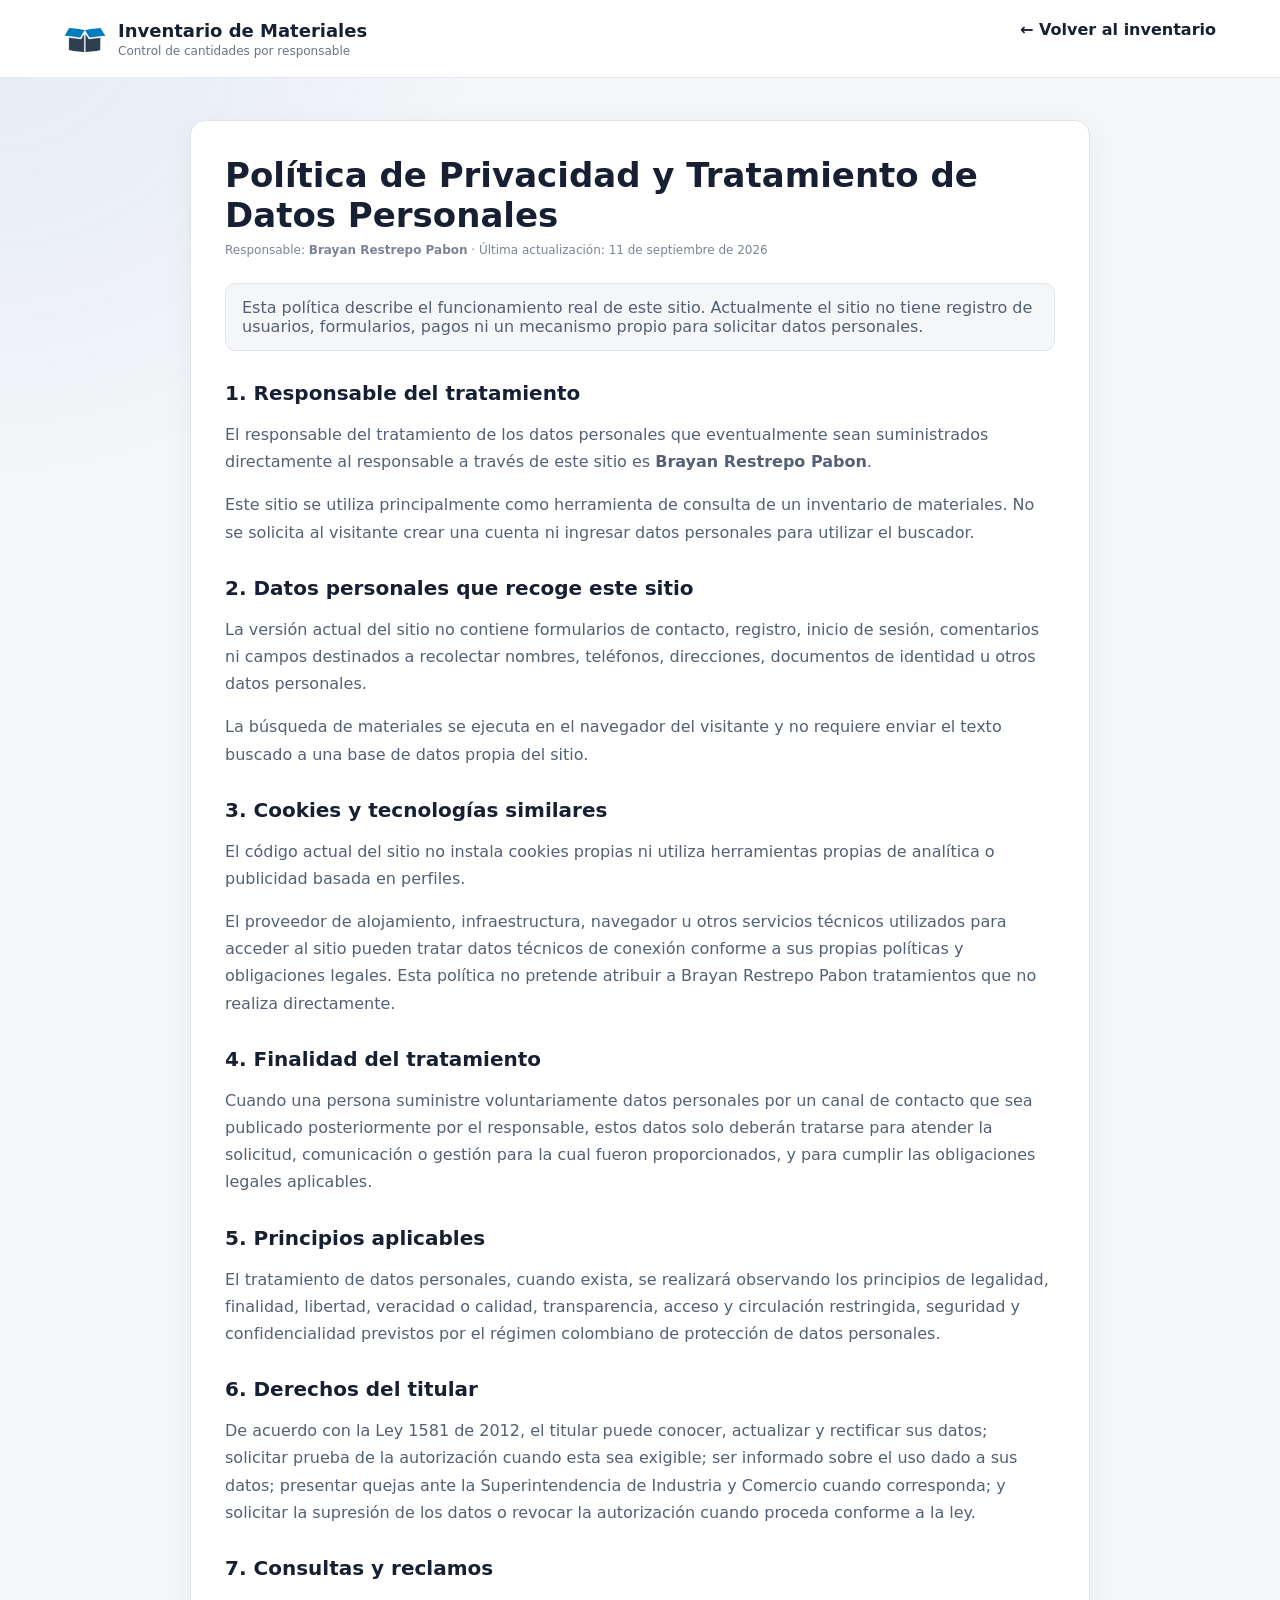
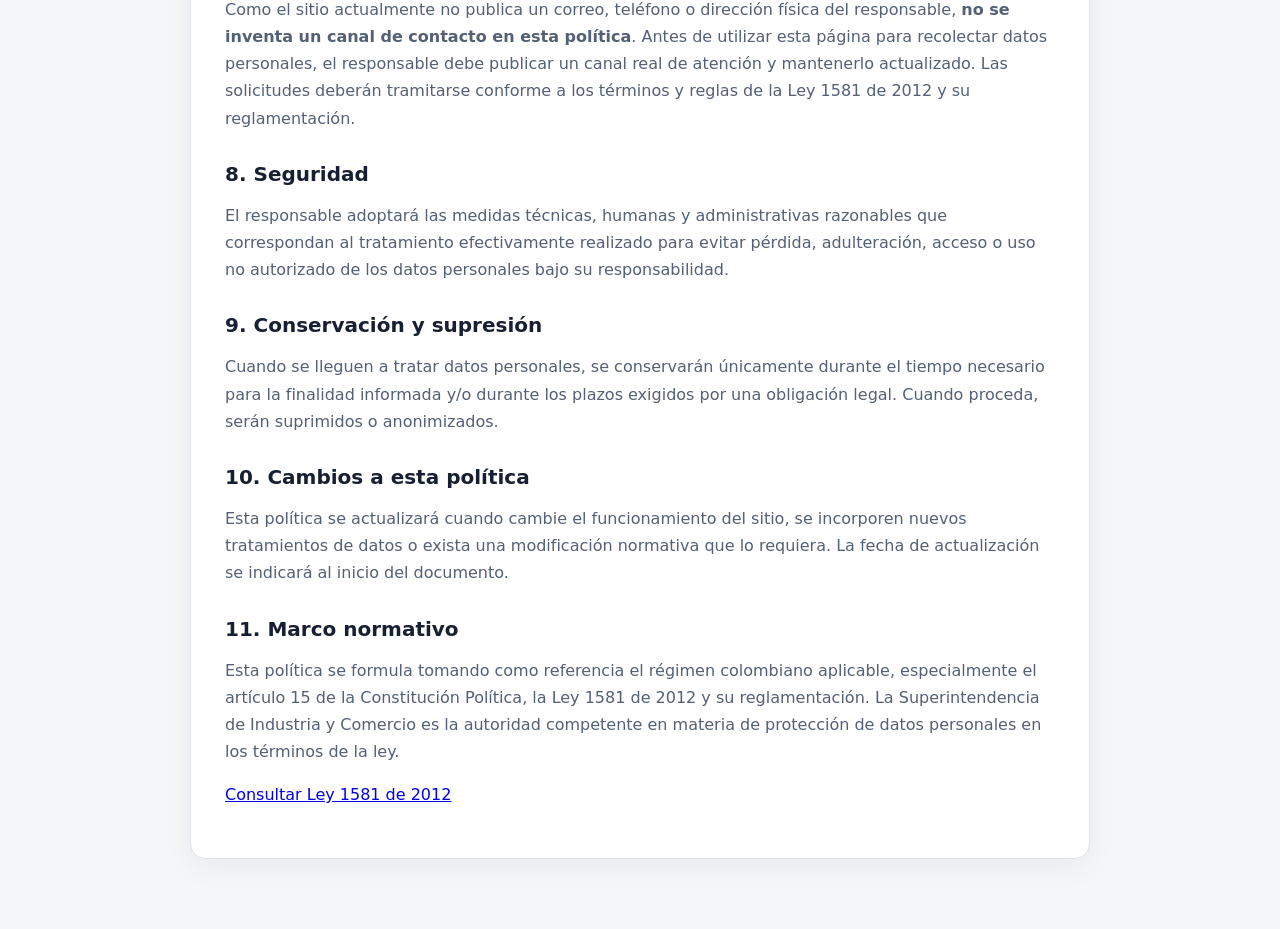
<file: politica/index.html>
<!DOCTYPE html>
<html lang="es">
<head>
  <meta charset="UTF-8">
  <meta name="viewport" content="width=device-width, initial-scale=1.0">
  <link rel="icon" type="image/png" href="../Icono/caja.png">
  <meta name="description" content="Política de tratamiento de datos personales de Inventario de Materiales.">
  <title>Política de Privacidad | Inventario de Materiales</title>
  <link rel="stylesheet" href="../style.css">
  <style>
    .legal-page{max-width:900px;margin:0 auto;padding:42px 0 70px}
    .legal-card{background:#fff;border:1px solid #dfe4eb;border-radius:15px;padding:34px;box-shadow:0 8px 30px rgba(18,32,51,.05)}
    .legal-card h1{margin:0 0 8px;font-size:34px}.legal-card h2{margin:30px 0 10px;font-size:20px}.legal-card p,.legal-card li{color:#536075;line-height:1.7}.legal-card ul{padding-left:22px}.legal-meta{font-size:12px;color:#7a8495;margin-bottom:26px}.back{display:inline-block;margin-bottom:18px;color:#172033;text-decoration:none;font-weight:700}.notice{padding:14px 16px;border-radius:10px;background:#f4f6f8;border:1px solid #e1e6ec;color:#536075}
  </style>
</head>
<body>
  <header class="topbar"><div class="brand"><div class="brand-icon" aria-hidden="true"><img src="../Icono/caja.png" alt="" width="42" height="42"></div><div><h1>Inventario de Materiales</h1><p>Control de cantidades por responsable</p></div></div><a class="back" href="/">← Volver al inventario</a></header>
  <main class="legal-page"><article class="legal-card">
    <h1>Política de Privacidad y Tratamiento de Datos Personales</h1>
    <div class="legal-meta">Responsable: <strong>Brayan Restrepo Pabon</strong> · Última actualización: 11 de septiembre de 2026</div>
    <div class="notice">Esta política describe el funcionamiento real de este sitio. Actualmente el sitio no tiene registro de usuarios, formularios, pagos ni un mecanismo propio para solicitar datos personales.</div>

    <h2>1. Responsable del tratamiento</h2>
    <p>El responsable del tratamiento de los datos personales que eventualmente sean suministrados directamente al responsable a través de este sitio es <strong>Brayan Restrepo Pabon</strong>.</p>
    <p>Este sitio se utiliza principalmente como herramienta de consulta de un inventario de materiales. No se solicita al visitante crear una cuenta ni ingresar datos personales para utilizar el buscador.</p>

    <h2>2. Datos personales que recoge este sitio</h2>
    <p>La versión actual del sitio no contiene formularios de contacto, registro, inicio de sesión, comentarios ni campos destinados a recolectar nombres, teléfonos, direcciones, documentos de identidad u otros datos personales.</p>
    <p>La búsqueda de materiales se ejecuta en el navegador del visitante y no requiere enviar el texto buscado a una base de datos propia del sitio.</p>

    <h2>3. Cookies y tecnologías similares</h2>
    <p>El código actual del sitio no instala cookies propias ni utiliza herramientas propias de analítica o publicidad basada en perfiles.</p>
    <p>El proveedor de alojamiento, infraestructura, navegador u otros servicios técnicos utilizados para acceder al sitio pueden tratar datos técnicos de conexión conforme a sus propias políticas y obligaciones legales. Esta política no pretende atribuir a Brayan Restrepo Pabon tratamientos que no realiza directamente.</p>

    <h2>4. Finalidad del tratamiento</h2>
    <p>Cuando una persona suministre voluntariamente datos personales por un canal de contacto que sea publicado posteriormente por el responsable, estos datos solo deberán tratarse para atender la solicitud, comunicación o gestión para la cual fueron proporcionados, y para cumplir las obligaciones legales aplicables.</p>

    <h2>5. Principios aplicables</h2>
    <p>El tratamiento de datos personales, cuando exista, se realizará observando los principios de legalidad, finalidad, libertad, veracidad o calidad, transparencia, acceso y circulación restringida, seguridad y confidencialidad previstos por el régimen colombiano de protección de datos personales.</p>

    <h2>6. Derechos del titular</h2>
    <p>De acuerdo con la Ley 1581 de 2012, el titular puede conocer, actualizar y rectificar sus datos; solicitar prueba de la autorización cuando esta sea exigible; ser informado sobre el uso dado a sus datos; presentar quejas ante la Superintendencia de Industria y Comercio cuando corresponda; y solicitar la supresión de los datos o revocar la autorización cuando proceda conforme a la ley.</p>

    <h2>7. Consultas y reclamos</h2>
    <p>Como el sitio actualmente no publica un correo, teléfono o dirección física del responsable, <strong>no se inventa un canal de contacto en esta política</strong>. Antes de utilizar esta página para recolectar datos personales, el responsable debe publicar un canal real de atención y mantenerlo actualizado. Las solicitudes deberán tramitarse conforme a los términos y reglas de la Ley 1581 de 2012 y su reglamentación.</p>

    <h2>8. Seguridad</h2>
    <p>El responsable adoptará las medidas técnicas, humanas y administrativas razonables que correspondan al tratamiento efectivamente realizado para evitar pérdida, adulteración, acceso o uso no autorizado de los datos personales bajo su responsabilidad.</p>

    <h2>9. Conservación y supresión</h2>
    <p>Cuando se lleguen a tratar datos personales, se conservarán únicamente durante el tiempo necesario para la finalidad informada y/o durante los plazos exigidos por una obligación legal. Cuando proceda, serán suprimidos o anonimizados.</p>

    <h2>10. Cambios a esta política</h2>
    <p>Esta política se actualizará cuando cambie el funcionamiento del sitio, se incorporen nuevos tratamientos de datos o exista una modificación normativa que lo requiera. La fecha de actualización se indicará al inicio del documento.</p>

    <h2>11. Marco normativo</h2>
    <p>Esta política se formula tomando como referencia el régimen colombiano aplicable, especialmente el artículo 15 de la Constitución Política, la Ley 1581 de 2012 y su reglamentación. La Superintendencia de Industria y Comercio es la autoridad competente en materia de protección de datos personales en los términos de la ley.</p>
    <p><a href="https://www.funcionpublica.gov.co/eva/gestornormativo/norma.php?i=49981" target="_blank" rel="noopener noreferrer">Consultar Ley 1581 de 2012</a></p>
  </article></main>
</body>
</html>
</file>
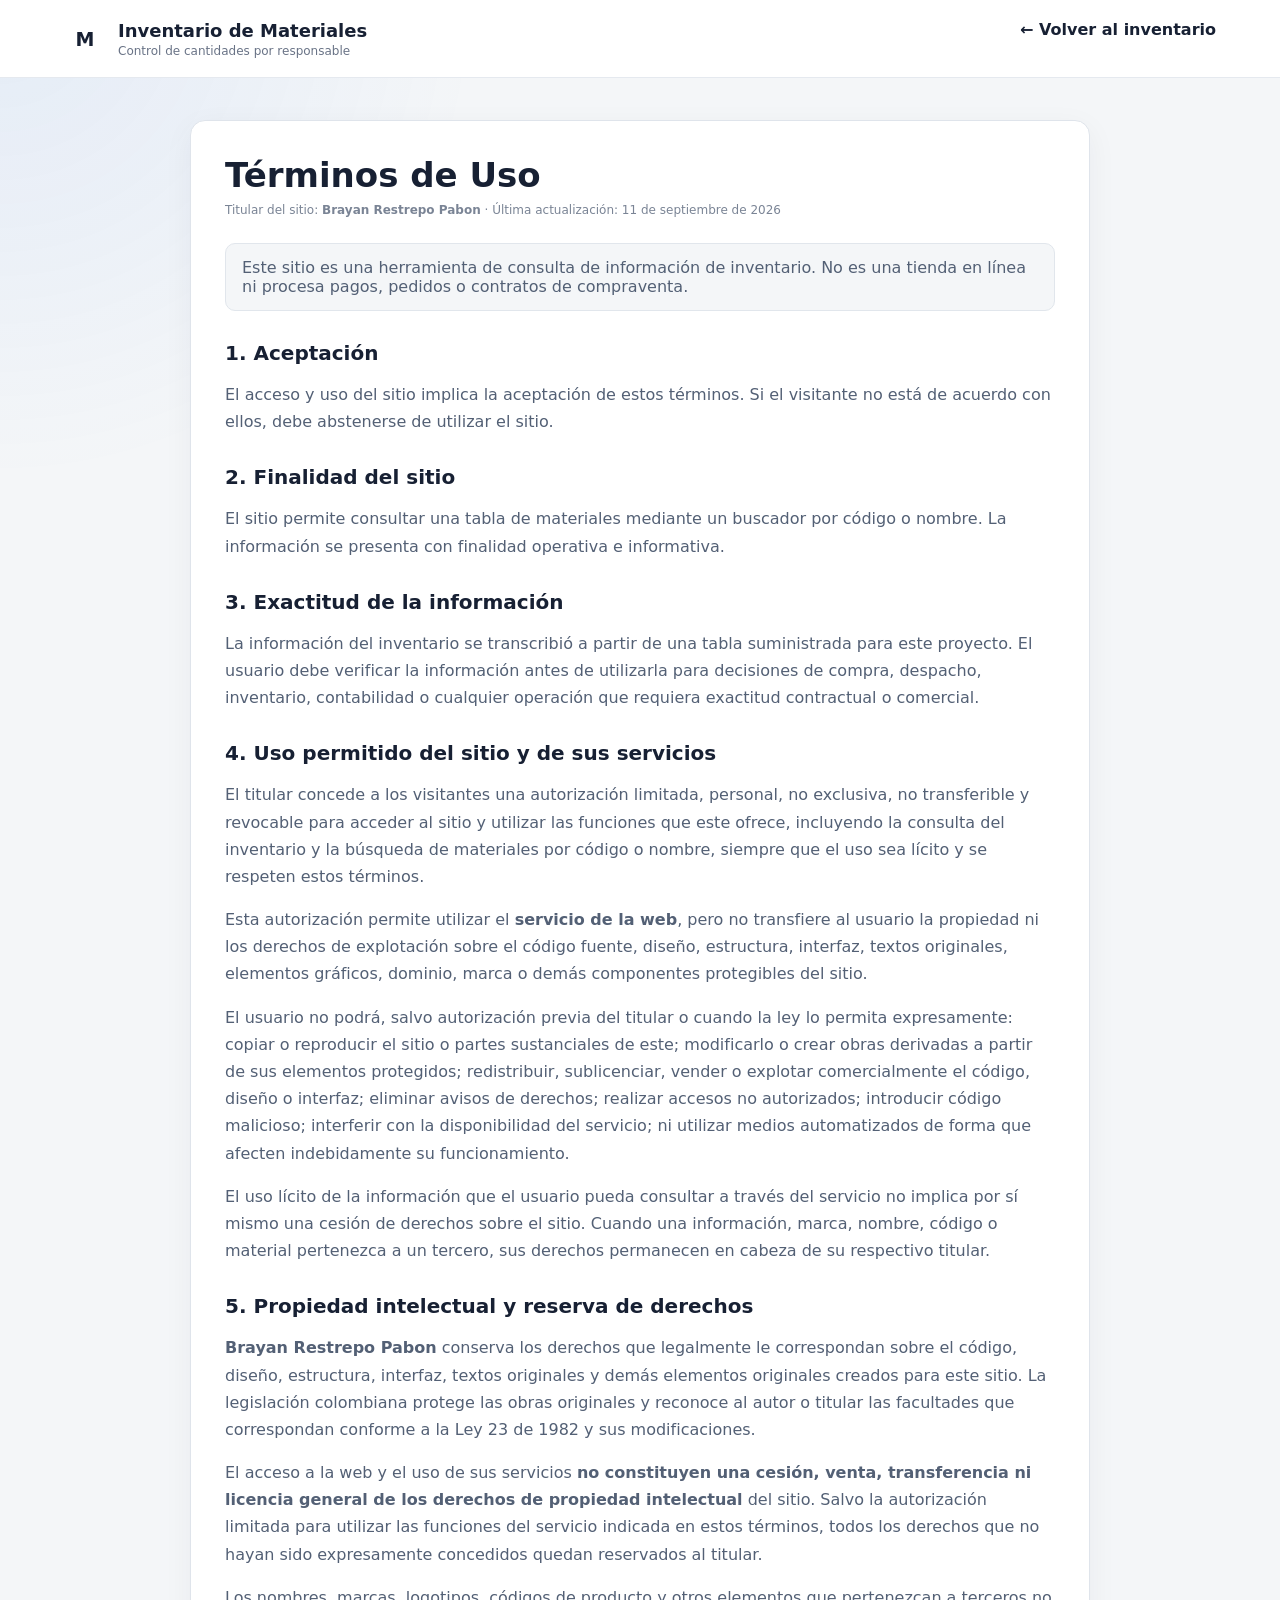
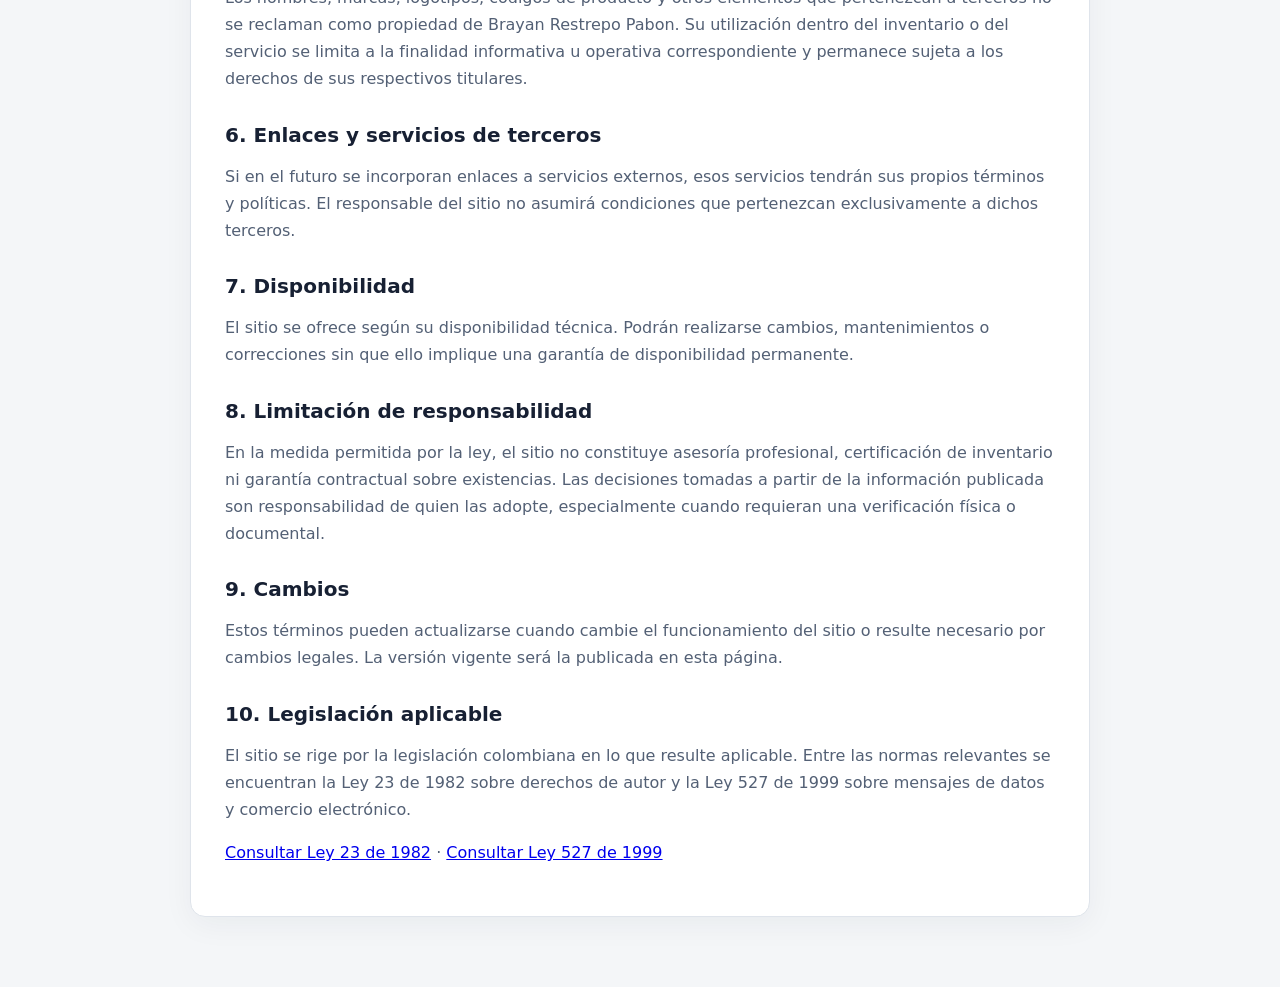
<file: terminos-de-uso/index.html>
<!DOCTYPE html>
<html lang="es">
<head>
  <meta charset="UTF-8"><meta name="viewport" content="width=device-width, initial-scale=1.0">
  <meta name="description" content="Términos de uso de Inventario de Materiales."><title>Términos de Uso | Inventario de Materiales</title>
  <link rel="stylesheet" href="../style.css"><style>
    .legal-page{max-width:900px;margin:0 auto;padding:42px 0 70px}.legal-card{background:#fff;border:1px solid #dfe4eb;border-radius:15px;padding:34px;box-shadow:0 8px 30px rgba(18,32,51,.05)}.legal-card h1{margin:0 0 8px;font-size:34px}.legal-card h2{margin:30px 0 10px;font-size:20px}.legal-card p,.legal-card li{color:#536075;line-height:1.7}.legal-card ul{padding-left:22px}.legal-meta{font-size:12px;color:#7a8495;margin-bottom:26px}.back{display:inline-block;margin-bottom:18px;color:#172033;text-decoration:none;font-weight:700}.notice{padding:14px 16px;border-radius:10px;background:#f4f6f8;border:1px solid #e1e6ec;color:#536075}
  </style>
</head>
<body>
  <header class="topbar"><div class="brand"><div class="brand-icon">M</div><div><h1>Inventario de Materiales</h1><p>Control de cantidades por responsable</p></div></div><a class="back" href="/">← Volver al inventario</a></header>
  <main class="legal-page"><article class="legal-card">
    <h1>Términos de Uso</h1>
    <div class="legal-meta">Titular del sitio: <strong>Brayan Restrepo Pabon</strong> · Última actualización: 11 de septiembre de 2026</div>
    <div class="notice">Este sitio es una herramienta de consulta de información de inventario. No es una tienda en línea ni procesa pagos, pedidos o contratos de compraventa.</div>

    <h2>1. Aceptación</h2><p>El acceso y uso del sitio implica la aceptación de estos términos. Si el visitante no está de acuerdo con ellos, debe abstenerse de utilizar el sitio.</p>
    <h2>2. Finalidad del sitio</h2><p>El sitio permite consultar una tabla de materiales mediante un buscador por código o nombre. La información se presenta con finalidad operativa e informativa.</p>
    <h2>3. Exactitud de la información</h2><p>La información del inventario se transcribió a partir de una tabla suministrada para este proyecto. El usuario debe verificar la información antes de utilizarla para decisiones de compra, despacho, inventario, contabilidad o cualquier operación que requiera exactitud contractual o comercial.</p>
    <h2>4. Uso permitido del sitio y de sus servicios</h2>
<p>El titular concede a los visitantes una autorización limitada, personal, no exclusiva, no transferible y revocable para acceder al sitio y utilizar las funciones que este ofrece, incluyendo la consulta del inventario y la búsqueda de materiales por código o nombre, siempre que el uso sea lícito y se respeten estos términos.</p>
<p>Esta autorización permite utilizar el <strong>servicio de la web</strong>, pero no transfiere al usuario la propiedad ni los derechos de explotación sobre el código fuente, diseño, estructura, interfaz, textos originales, elementos gráficos, dominio, marca o demás componentes protegibles del sitio.</p>
<p>El usuario no podrá, salvo autorización previa del titular o cuando la ley lo permita expresamente: copiar o reproducir el sitio o partes sustanciales de este; modificarlo o crear obras derivadas a partir de sus elementos protegidos; redistribuir, sublicenciar, vender o explotar comercialmente el código, diseño o interfaz; eliminar avisos de derechos; realizar accesos no autorizados; introducir código malicioso; interferir con la disponibilidad del servicio; ni utilizar medios automatizados de forma que afecten indebidamente su funcionamiento.</p>
<p>El uso lícito de la información que el usuario pueda consultar a través del servicio no implica por sí mismo una cesión de derechos sobre el sitio. Cuando una información, marca, nombre, código o material pertenezca a un tercero, sus derechos permanecen en cabeza de su respectivo titular.</p>
    <h2>5. Propiedad intelectual y reserva de derechos</h2>
<p><strong>Brayan Restrepo Pabon</strong> conserva los derechos que legalmente le correspondan sobre el código, diseño, estructura, interfaz, textos originales y demás elementos originales creados para este sitio. La legislación colombiana protege las obras originales y reconoce al autor o titular las facultades que correspondan conforme a la Ley 23 de 1982 y sus modificaciones.</p>
<p>El acceso a la web y el uso de sus servicios <strong>no constituyen una cesión, venta, transferencia ni licencia general de los derechos de propiedad intelectual</strong> del sitio. Salvo la autorización limitada para utilizar las funciones del servicio indicada en estos términos, todos los derechos que no hayan sido expresamente concedidos quedan reservados al titular.</p>
<p>Los nombres, marcas, logotipos, códigos de producto y otros elementos que pertenezcan a terceros no se reclaman como propiedad de Brayan Restrepo Pabon. Su utilización dentro del inventario o del servicio se limita a la finalidad informativa u operativa correspondiente y permanece sujeta a los derechos de sus respectivos titulares.</p>
    <h2>6. Enlaces y servicios de terceros</h2><p>Si en el futuro se incorporan enlaces a servicios externos, esos servicios tendrán sus propios términos y políticas. El responsable del sitio no asumirá condiciones que pertenezcan exclusivamente a dichos terceros.</p>
    <h2>7. Disponibilidad</h2><p>El sitio se ofrece según su disponibilidad técnica. Podrán realizarse cambios, mantenimientos o correcciones sin que ello implique una garantía de disponibilidad permanente.</p>
    <h2>8. Limitación de responsabilidad</h2><p>En la medida permitida por la ley, el sitio no constituye asesoría profesional, certificación de inventario ni garantía contractual sobre existencias. Las decisiones tomadas a partir de la información publicada son responsabilidad de quien las adopte, especialmente cuando requieran una verificación física o documental.</p>
    <h2>9. Cambios</h2><p>Estos términos pueden actualizarse cuando cambie el funcionamiento del sitio o resulte necesario por cambios legales. La versión vigente será la publicada en esta página.</p>
    <h2>10. Legislación aplicable</h2><p>El sitio se rige por la legislación colombiana en lo que resulte aplicable. Entre las normas relevantes se encuentran la Ley 23 de 1982 sobre derechos de autor y la Ley 527 de 1999 sobre mensajes de datos y comercio electrónico.</p>
    <p><a href="https://www.funcionpublica.gov.co/eva/gestornormativo/norma.php?i=3431" target="_blank" rel="noopener noreferrer">Consultar Ley 23 de 1982</a> · <a href="https://www.funcionpublica.gov.co/eva/gestornormativo/norma.php?i=4276" target="_blank" rel="noopener noreferrer">Consultar Ley 527 de 1999</a></p>
  </article></main>
</body></html>
</file>
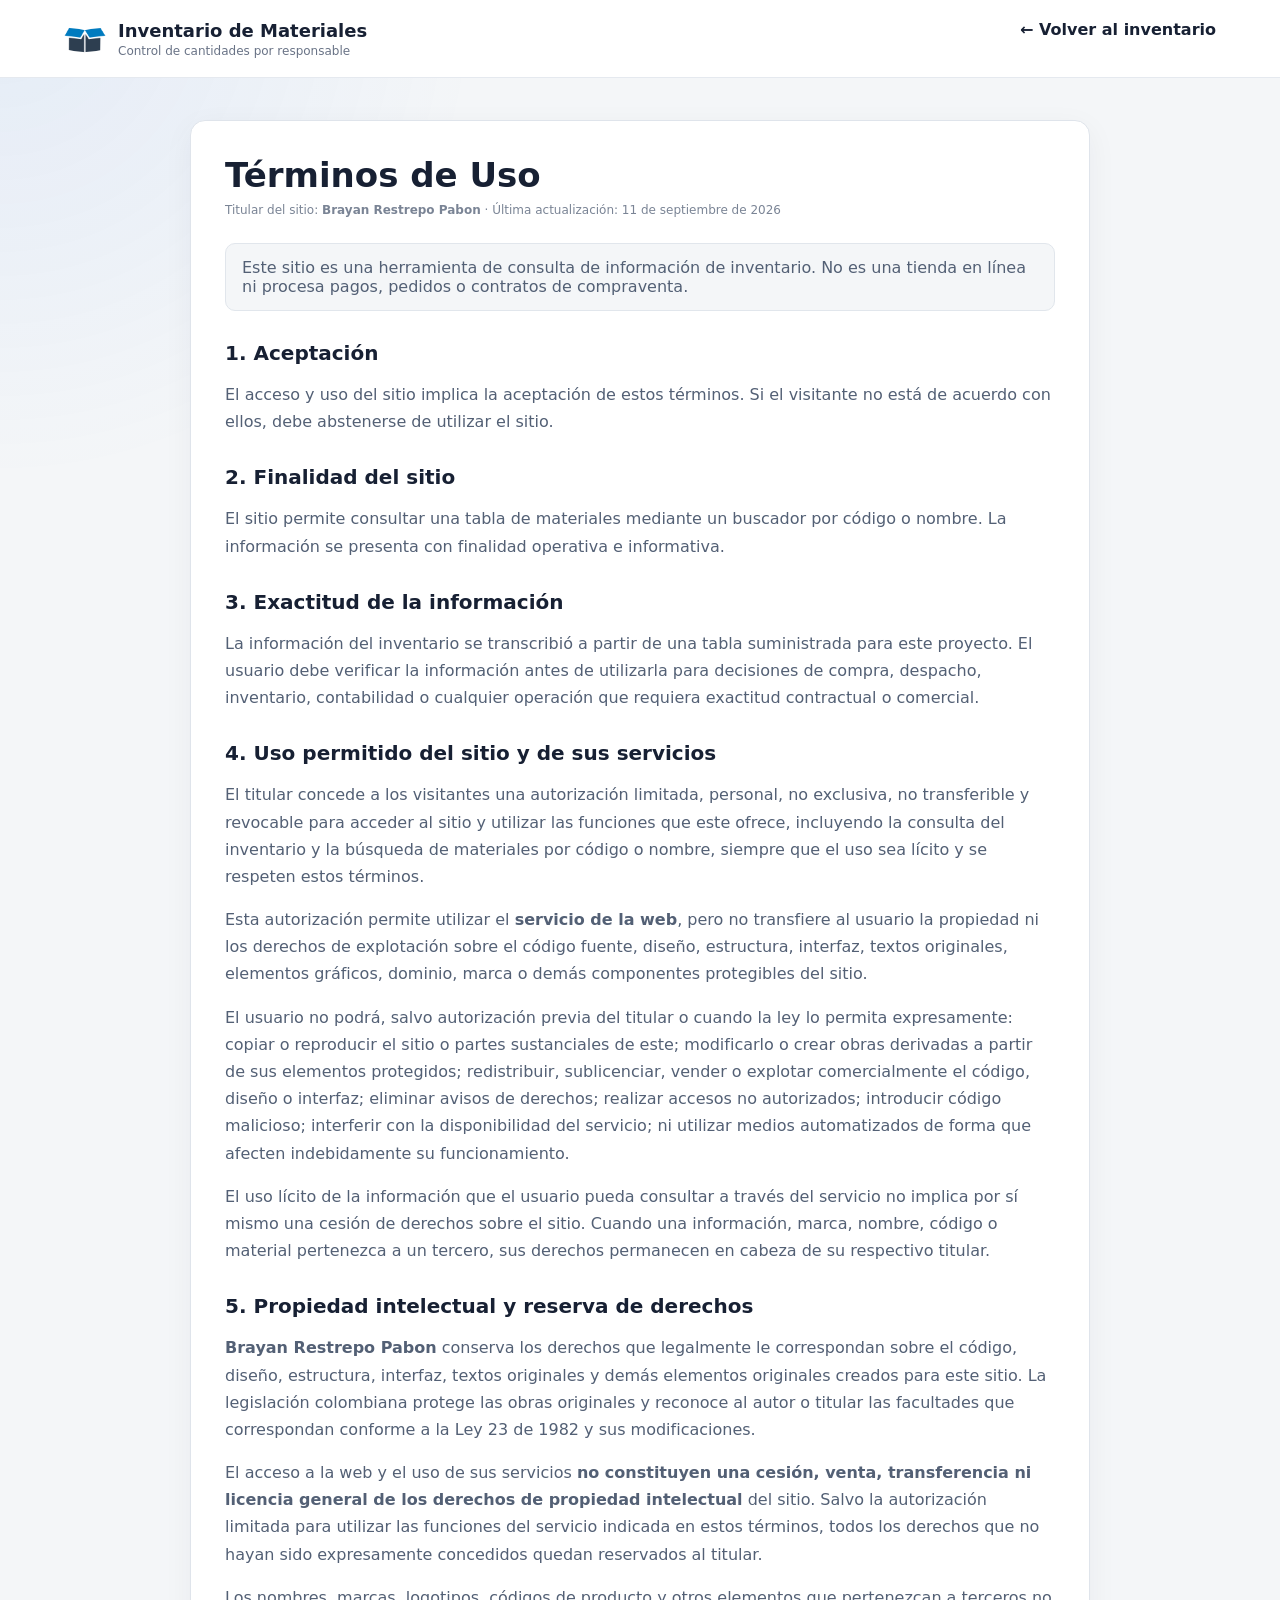
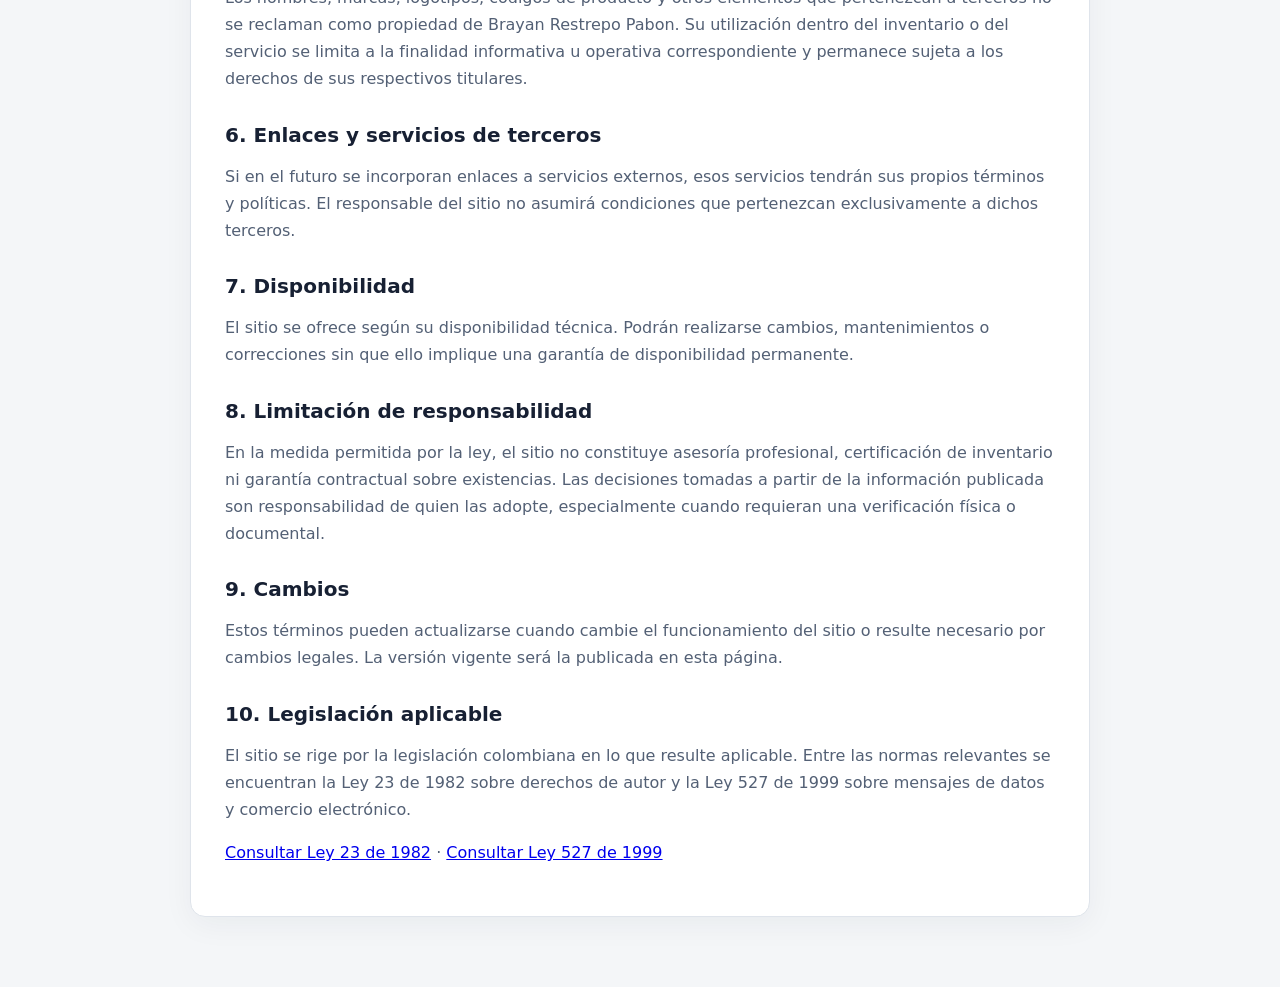
<file: terminos/index.html>
<!DOCTYPE html>
<html lang="es">
<head>
  <meta charset="UTF-8"><meta name="viewport" content="width=device-width, initial-scale=1.0">
  <link rel="icon" type="image/png" href="../Icono/caja.png">
  <meta name="description" content="Términos de uso de Inventario de Materiales."><title>Términos de Uso | Inventario de Materiales</title>
  <link rel="stylesheet" href="../style.css"><style>
    .legal-page{max-width:900px;margin:0 auto;padding:42px 0 70px}.legal-card{background:#fff;border:1px solid #dfe4eb;border-radius:15px;padding:34px;box-shadow:0 8px 30px rgba(18,32,51,.05)}.legal-card h1{margin:0 0 8px;font-size:34px}.legal-card h2{margin:30px 0 10px;font-size:20px}.legal-card p,.legal-card li{color:#536075;line-height:1.7}.legal-card ul{padding-left:22px}.legal-meta{font-size:12px;color:#7a8495;margin-bottom:26px}.back{display:inline-block;margin-bottom:18px;color:#172033;text-decoration:none;font-weight:700}.notice{padding:14px 16px;border-radius:10px;background:#f4f6f8;border:1px solid #e1e6ec;color:#536075}
  </style>
</head>
<body>
  <header class="topbar"><div class="brand"><div class="brand-icon" aria-hidden="true"><img src="../Icono/caja.png" alt="" width="42" height="42"></div><div><h1>Inventario de Materiales</h1><p>Control de cantidades por responsable</p></div></div><a class="back" href="/">← Volver al inventario</a></header>
  <main class="legal-page"><article class="legal-card">
    <h1>Términos de Uso</h1>
    <div class="legal-meta">Titular del sitio: <strong>Brayan Restrepo Pabon</strong> · Última actualización: 11 de septiembre de 2026</div>
    <div class="notice">Este sitio es una herramienta de consulta de información de inventario. No es una tienda en línea ni procesa pagos, pedidos o contratos de compraventa.</div>

    <h2>1. Aceptación</h2><p>El acceso y uso del sitio implica la aceptación de estos términos. Si el visitante no está de acuerdo con ellos, debe abstenerse de utilizar el sitio.</p>
    <h2>2. Finalidad del sitio</h2><p>El sitio permite consultar una tabla de materiales mediante un buscador por código o nombre. La información se presenta con finalidad operativa e informativa.</p>
    <h2>3. Exactitud de la información</h2><p>La información del inventario se transcribió a partir de una tabla suministrada para este proyecto. El usuario debe verificar la información antes de utilizarla para decisiones de compra, despacho, inventario, contabilidad o cualquier operación que requiera exactitud contractual o comercial.</p>
    <h2>4. Uso permitido del sitio y de sus servicios</h2>
<p>El titular concede a los visitantes una autorización limitada, personal, no exclusiva, no transferible y revocable para acceder al sitio y utilizar las funciones que este ofrece, incluyendo la consulta del inventario y la búsqueda de materiales por código o nombre, siempre que el uso sea lícito y se respeten estos términos.</p>
<p>Esta autorización permite utilizar el <strong>servicio de la web</strong>, pero no transfiere al usuario la propiedad ni los derechos de explotación sobre el código fuente, diseño, estructura, interfaz, textos originales, elementos gráficos, dominio, marca o demás componentes protegibles del sitio.</p>
<p>El usuario no podrá, salvo autorización previa del titular o cuando la ley lo permita expresamente: copiar o reproducir el sitio o partes sustanciales de este; modificarlo o crear obras derivadas a partir de sus elementos protegidos; redistribuir, sublicenciar, vender o explotar comercialmente el código, diseño o interfaz; eliminar avisos de derechos; realizar accesos no autorizados; introducir código malicioso; interferir con la disponibilidad del servicio; ni utilizar medios automatizados de forma que afecten indebidamente su funcionamiento.</p>
<p>El uso lícito de la información que el usuario pueda consultar a través del servicio no implica por sí mismo una cesión de derechos sobre el sitio. Cuando una información, marca, nombre, código o material pertenezca a un tercero, sus derechos permanecen en cabeza de su respectivo titular.</p>
    <h2>5. Propiedad intelectual y reserva de derechos</h2>
<p><strong>Brayan Restrepo Pabon</strong> conserva los derechos que legalmente le correspondan sobre el código, diseño, estructura, interfaz, textos originales y demás elementos originales creados para este sitio. La legislación colombiana protege las obras originales y reconoce al autor o titular las facultades que correspondan conforme a la Ley 23 de 1982 y sus modificaciones.</p>
<p>El acceso a la web y el uso de sus servicios <strong>no constituyen una cesión, venta, transferencia ni licencia general de los derechos de propiedad intelectual</strong> del sitio. Salvo la autorización limitada para utilizar las funciones del servicio indicada en estos términos, todos los derechos que no hayan sido expresamente concedidos quedan reservados al titular.</p>
<p>Los nombres, marcas, logotipos, códigos de producto y otros elementos que pertenezcan a terceros no se reclaman como propiedad de Brayan Restrepo Pabon. Su utilización dentro del inventario o del servicio se limita a la finalidad informativa u operativa correspondiente y permanece sujeta a los derechos de sus respectivos titulares.</p>
    <h2>6. Enlaces y servicios de terceros</h2><p>Si en el futuro se incorporan enlaces a servicios externos, esos servicios tendrán sus propios términos y políticas. El responsable del sitio no asumirá condiciones que pertenezcan exclusivamente a dichos terceros.</p>
    <h2>7. Disponibilidad</h2><p>El sitio se ofrece según su disponibilidad técnica. Podrán realizarse cambios, mantenimientos o correcciones sin que ello implique una garantía de disponibilidad permanente.</p>
    <h2>8. Limitación de responsabilidad</h2><p>En la medida permitida por la ley, el sitio no constituye asesoría profesional, certificación de inventario ni garantía contractual sobre existencias. Las decisiones tomadas a partir de la información publicada son responsabilidad de quien las adopte, especialmente cuando requieran una verificación física o documental.</p>
    <h2>9. Cambios</h2><p>Estos términos pueden actualizarse cuando cambie el funcionamiento del sitio o resulte necesario por cambios legales. La versión vigente será la publicada en esta página.</p>
    <h2>10. Legislación aplicable</h2><p>El sitio se rige por la legislación colombiana en lo que resulte aplicable. Entre las normas relevantes se encuentran la Ley 23 de 1982 sobre derechos de autor y la Ley 527 de 1999 sobre mensajes de datos y comercio electrónico.</p>
    <p><a href="https://www.funcionpublica.gov.co/eva/gestornormativo/norma.php?i=3431" target="_blank" rel="noopener noreferrer">Consultar Ley 23 de 1982</a> · <a href="https://www.funcionpublica.gov.co/eva/gestornormativo/norma.php?i=4276" target="_blank" rel="noopener noreferrer">Consultar Ley 527 de 1999</a></p>
  </article></main>
</body></html>
</file>
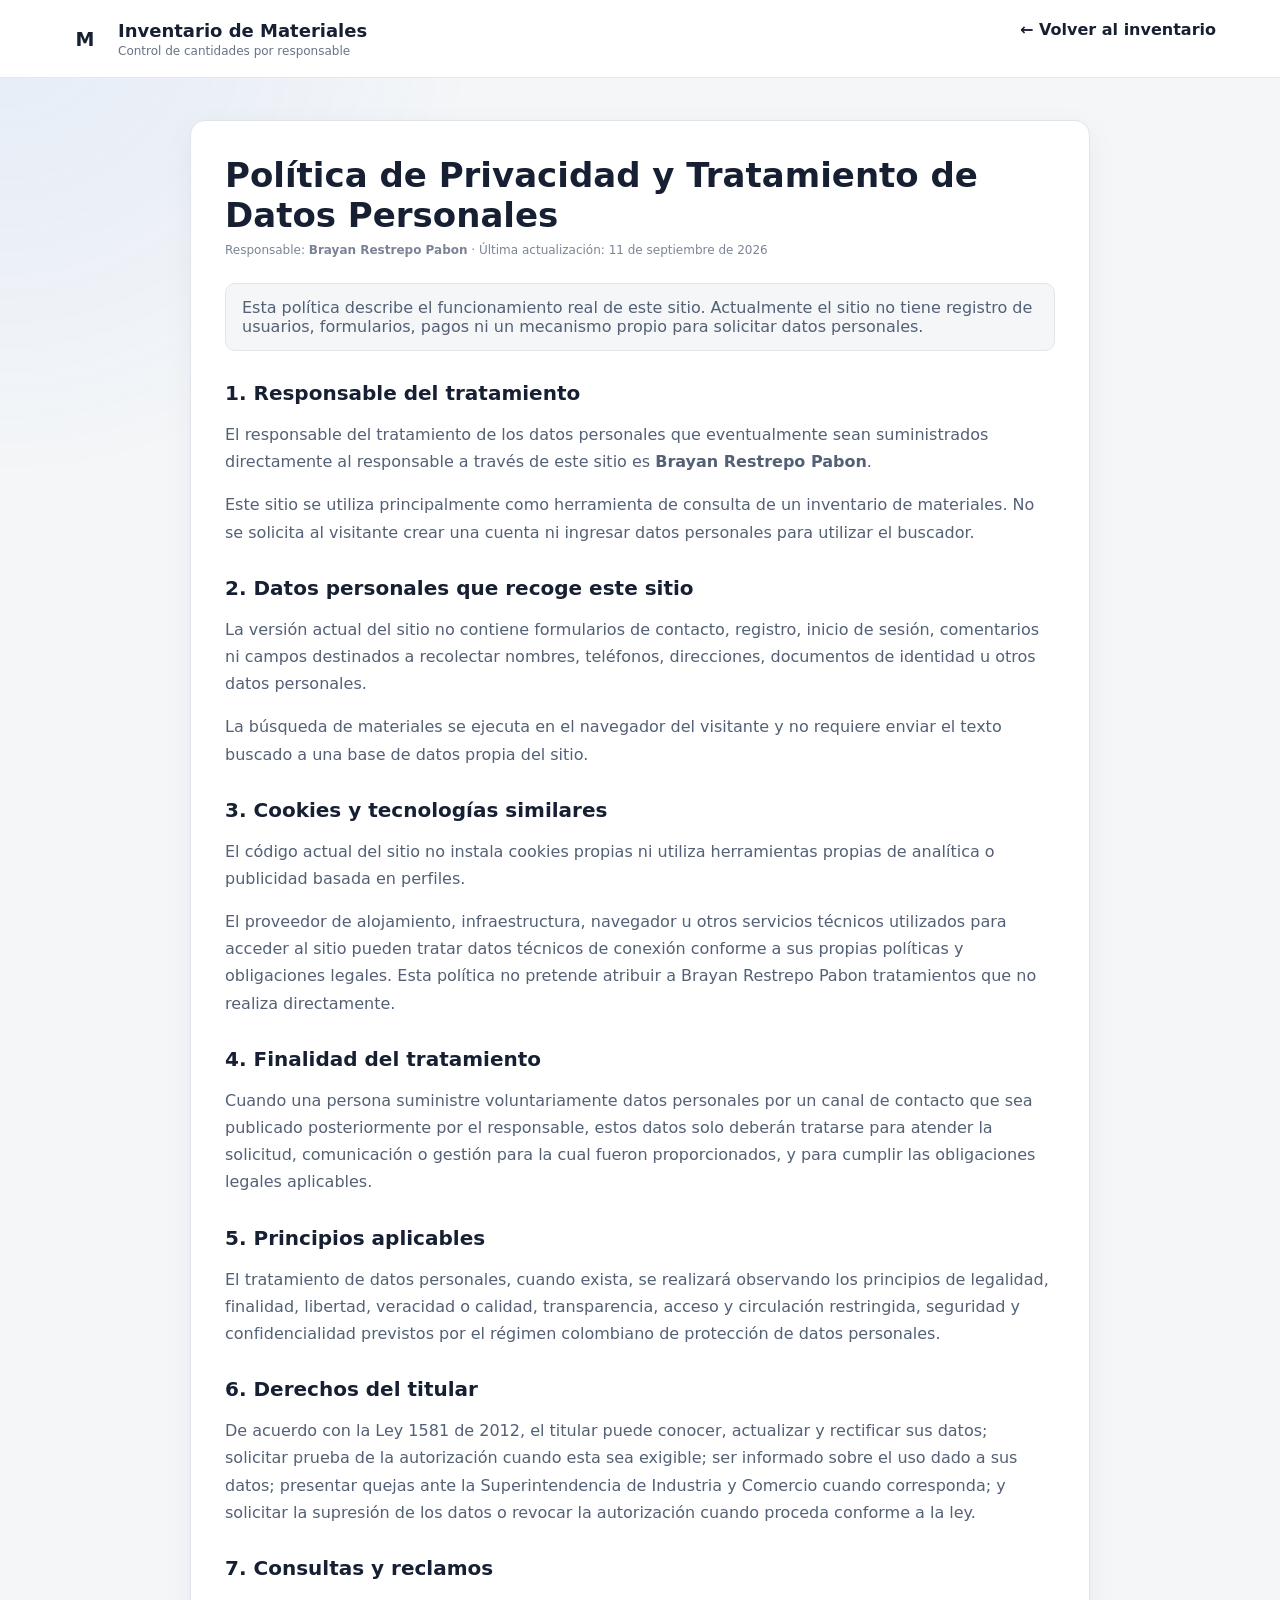
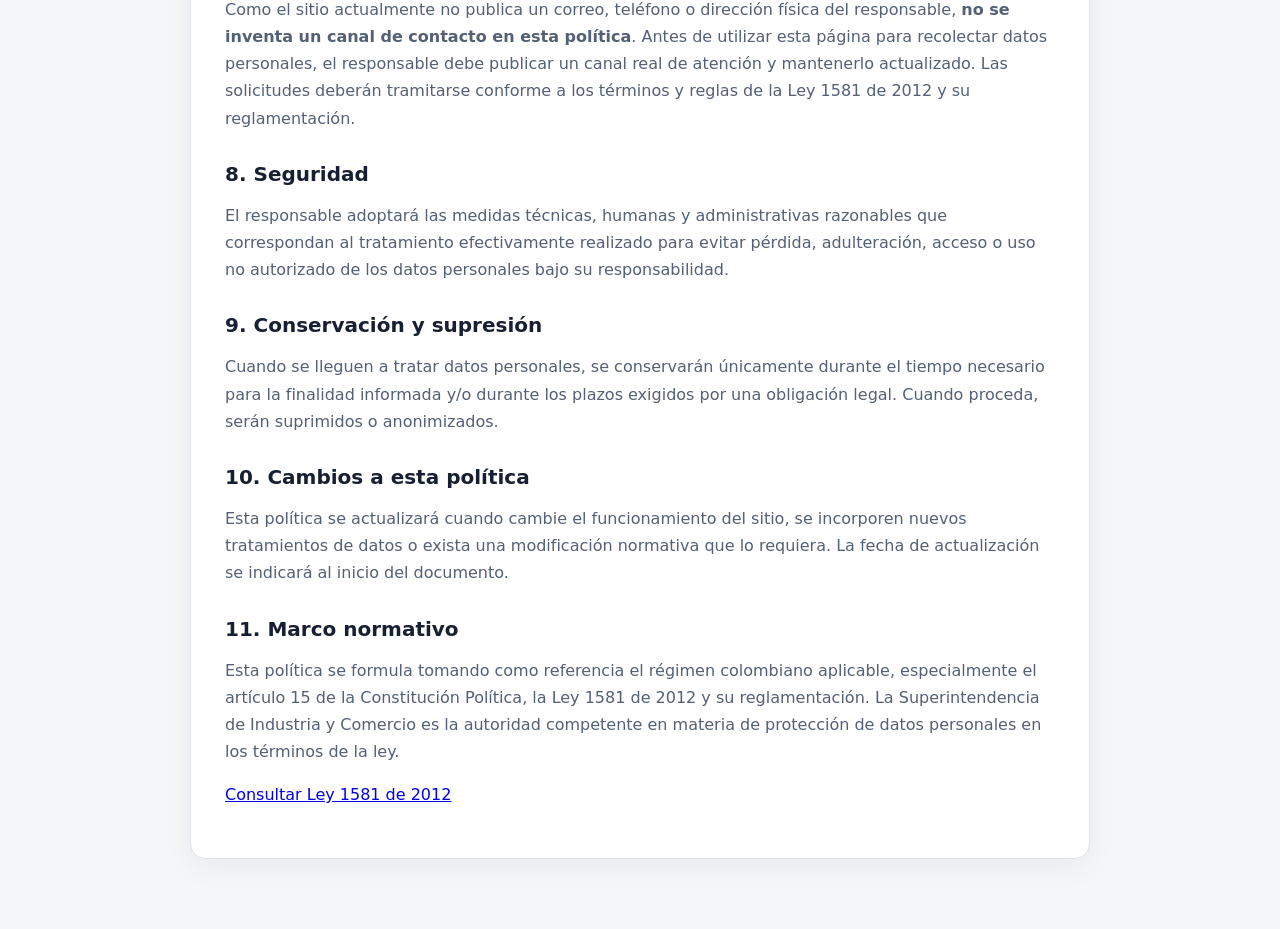
<file: Politica de Privacidad.html>
<!DOCTYPE html>
<html lang="es">
<head>
  <meta charset="UTF-8">
  <meta name="viewport" content="width=device-width, initial-scale=1.0">
  <meta name="description" content="Política de tratamiento de datos personales de Inventario de Materiales.">
  <title>Política de Privacidad | Inventario de Materiales</title>
  <link rel="stylesheet" href="style.css">
  <style>
    .legal-page{max-width:900px;margin:0 auto;padding:42px 0 70px}
    .legal-card{background:#fff;border:1px solid #dfe4eb;border-radius:15px;padding:34px;box-shadow:0 8px 30px rgba(18,32,51,.05)}
    .legal-card h1{margin:0 0 8px;font-size:34px}.legal-card h2{margin:30px 0 10px;font-size:20px}.legal-card p,.legal-card li{color:#536075;line-height:1.7}.legal-card ul{padding-left:22px}.legal-meta{font-size:12px;color:#7a8495;margin-bottom:26px}.back{display:inline-block;margin-bottom:18px;color:#172033;text-decoration:none;font-weight:700}.notice{padding:14px 16px;border-radius:10px;background:#f4f6f8;border:1px solid #e1e6ec;color:#536075}
  </style>
</head>
<body>
  <header class="topbar"><div class="brand"><div class="brand-icon">M</div><div><h1>Inventario de Materiales</h1><p>Control de cantidades por responsable</p></div></div><a class="back" href="index.html">← Volver al inventario</a></header>
  <main class="legal-page"><article class="legal-card">
    <h1>Política de Privacidad y Tratamiento de Datos Personales</h1>
    <div class="legal-meta">Responsable: <strong>Brayan Restrepo Pabon</strong> · Última actualización: 11 de septiembre de 2026</div>
    <div class="notice">Esta política describe el funcionamiento real de este sitio. Actualmente el sitio no tiene registro de usuarios, formularios, pagos ni un mecanismo propio para solicitar datos personales.</div>

    <h2>1. Responsable del tratamiento</h2>
    <p>El responsable del tratamiento de los datos personales que eventualmente sean suministrados directamente al responsable a través de este sitio es <strong>Brayan Restrepo Pabon</strong>.</p>
    <p>Este sitio se utiliza principalmente como herramienta de consulta de un inventario de materiales. No se solicita al visitante crear una cuenta ni ingresar datos personales para utilizar el buscador.</p>

    <h2>2. Datos personales que recoge este sitio</h2>
    <p>La versión actual del sitio no contiene formularios de contacto, registro, inicio de sesión, comentarios ni campos destinados a recolectar nombres, teléfonos, direcciones, documentos de identidad u otros datos personales.</p>
    <p>La búsqueda de materiales se ejecuta en el navegador del visitante y no requiere enviar el texto buscado a una base de datos propia del sitio.</p>

    <h2>3. Cookies y tecnologías similares</h2>
    <p>El código actual del sitio no instala cookies propias ni utiliza herramientas propias de analítica o publicidad basada en perfiles.</p>
    <p>El proveedor de alojamiento, infraestructura, navegador u otros servicios técnicos utilizados para acceder al sitio pueden tratar datos técnicos de conexión conforme a sus propias políticas y obligaciones legales. Esta política no pretende atribuir a Brayan Restrepo Pabon tratamientos que no realiza directamente.</p>

    <h2>4. Finalidad del tratamiento</h2>
    <p>Cuando una persona suministre voluntariamente datos personales por un canal de contacto que sea publicado posteriormente por el responsable, estos datos solo deberán tratarse para atender la solicitud, comunicación o gestión para la cual fueron proporcionados, y para cumplir las obligaciones legales aplicables.</p>

    <h2>5. Principios aplicables</h2>
    <p>El tratamiento de datos personales, cuando exista, se realizará observando los principios de legalidad, finalidad, libertad, veracidad o calidad, transparencia, acceso y circulación restringida, seguridad y confidencialidad previstos por el régimen colombiano de protección de datos personales.</p>

    <h2>6. Derechos del titular</h2>
    <p>De acuerdo con la Ley 1581 de 2012, el titular puede conocer, actualizar y rectificar sus datos; solicitar prueba de la autorización cuando esta sea exigible; ser informado sobre el uso dado a sus datos; presentar quejas ante la Superintendencia de Industria y Comercio cuando corresponda; y solicitar la supresión de los datos o revocar la autorización cuando proceda conforme a la ley.</p>

    <h2>7. Consultas y reclamos</h2>
    <p>Como el sitio actualmente no publica un correo, teléfono o dirección física del responsable, <strong>no se inventa un canal de contacto en esta política</strong>. Antes de utilizar esta página para recolectar datos personales, el responsable debe publicar un canal real de atención y mantenerlo actualizado. Las solicitudes deberán tramitarse conforme a los términos y reglas de la Ley 1581 de 2012 y su reglamentación.</p>

    <h2>8. Seguridad</h2>
    <p>El responsable adoptará las medidas técnicas, humanas y administrativas razonables que correspondan al tratamiento efectivamente realizado para evitar pérdida, adulteración, acceso o uso no autorizado de los datos personales bajo su responsabilidad.</p>

    <h2>9. Conservación y supresión</h2>
    <p>Cuando se lleguen a tratar datos personales, se conservarán únicamente durante el tiempo necesario para la finalidad informada y/o durante los plazos exigidos por una obligación legal. Cuando proceda, serán suprimidos o anonimizados.</p>

    <h2>10. Cambios a esta política</h2>
    <p>Esta política se actualizará cuando cambie el funcionamiento del sitio, se incorporen nuevos tratamientos de datos o exista una modificación normativa que lo requiera. La fecha de actualización se indicará al inicio del documento.</p>

    <h2>11. Marco normativo</h2>
    <p>Esta política se formula tomando como referencia el régimen colombiano aplicable, especialmente el artículo 15 de la Constitución Política, la Ley 1581 de 2012 y su reglamentación. La Superintendencia de Industria y Comercio es la autoridad competente en materia de protección de datos personales en los términos de la ley.</p>
    <p><a href="https://www.funcionpublica.gov.co/eva/gestornormativo/norma.php?i=49981" target="_blank" rel="noopener noreferrer">Consultar Ley 1581 de 2012</a></p>
  </article></main>
</body>
</html>
</file>
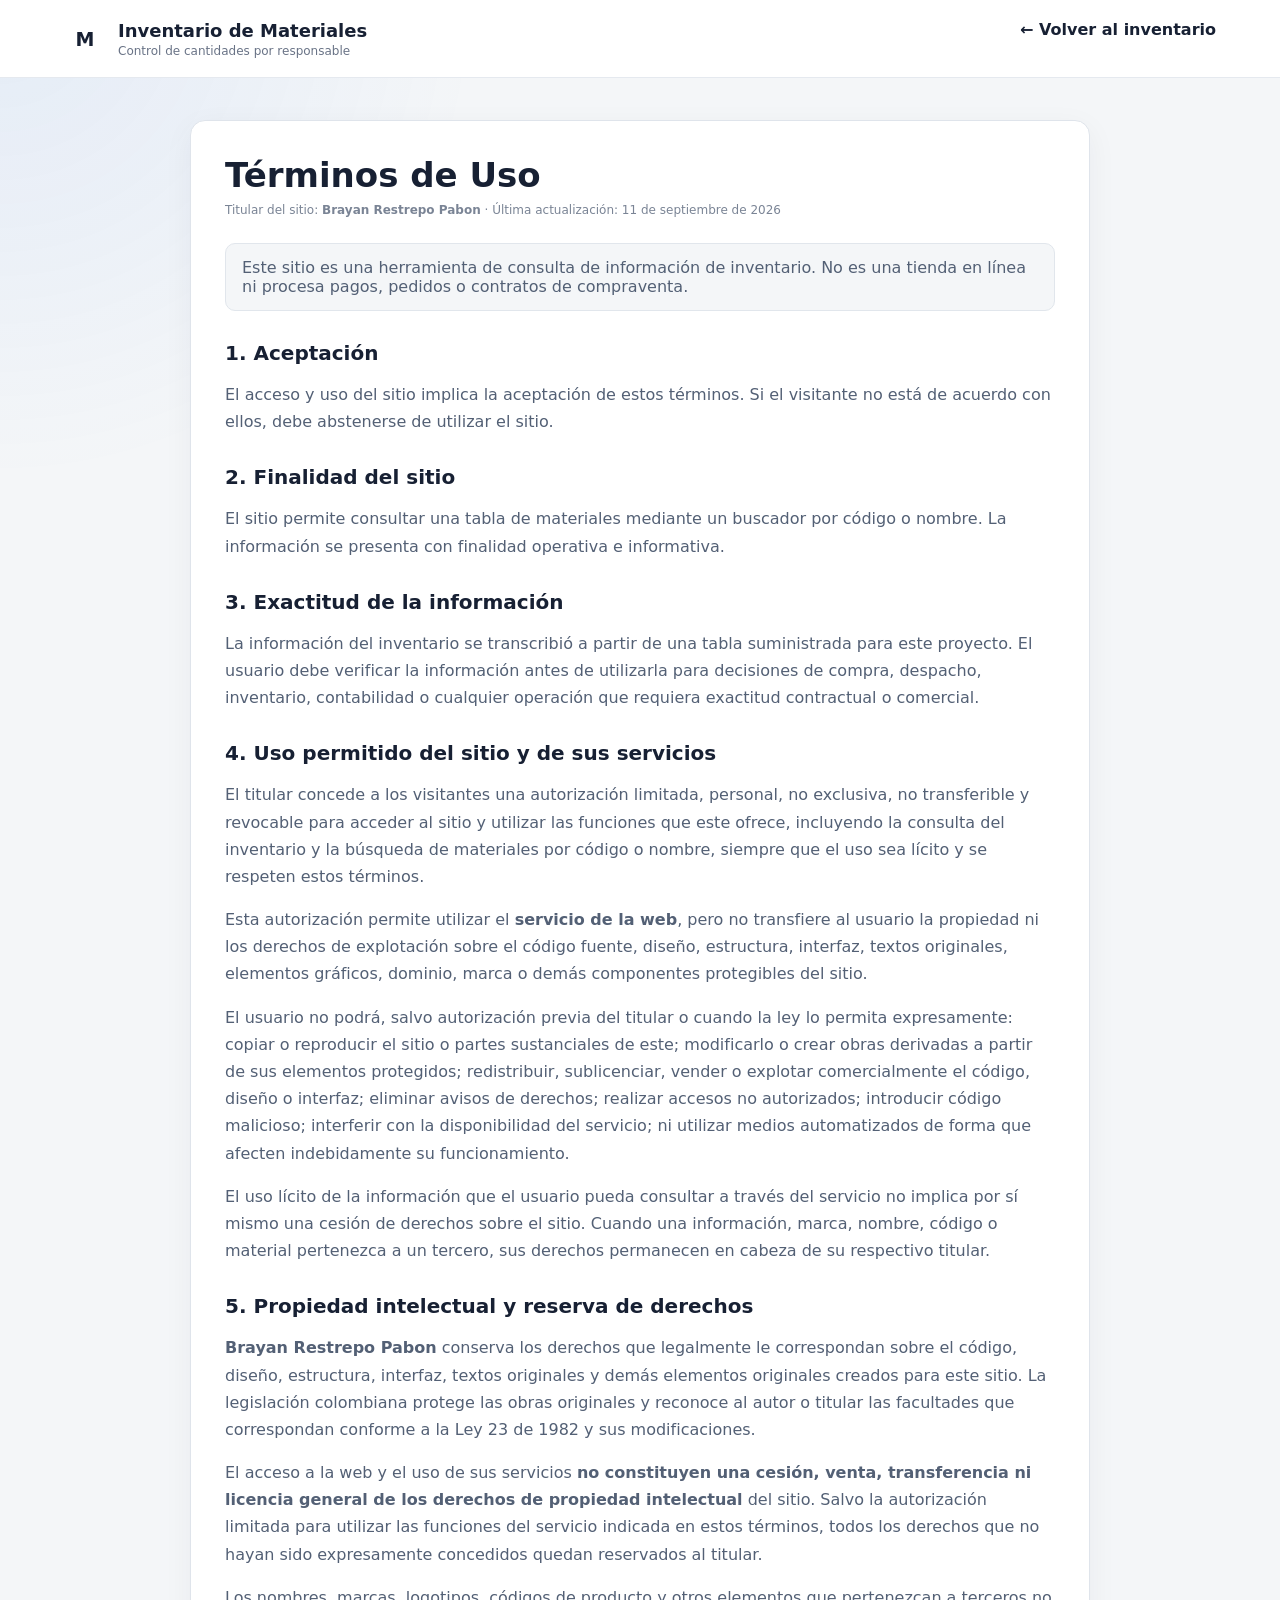
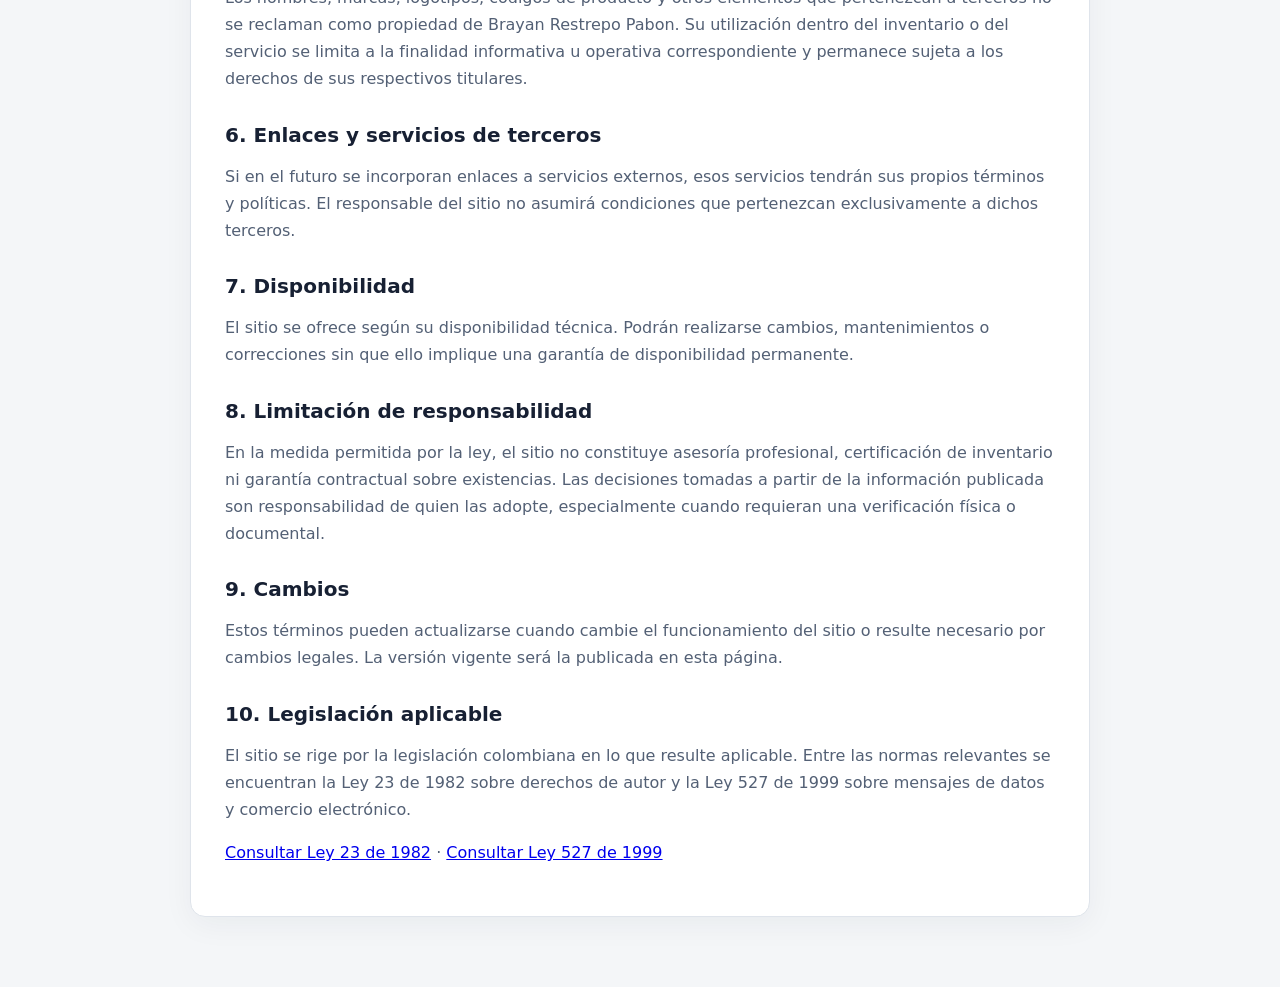
<file: Terminos de Uso.html>
<!DOCTYPE html>
<html lang="es">
<head>
  <meta charset="UTF-8"><meta name="viewport" content="width=device-width, initial-scale=1.0">
  <meta name="description" content="Términos de uso de Inventario de Materiales."><title>Términos de Uso | Inventario de Materiales</title>
  <link rel="stylesheet" href="style.css"><style>
    .legal-page{max-width:900px;margin:0 auto;padding:42px 0 70px}.legal-card{background:#fff;border:1px solid #dfe4eb;border-radius:15px;padding:34px;box-shadow:0 8px 30px rgba(18,32,51,.05)}.legal-card h1{margin:0 0 8px;font-size:34px}.legal-card h2{margin:30px 0 10px;font-size:20px}.legal-card p,.legal-card li{color:#536075;line-height:1.7}.legal-card ul{padding-left:22px}.legal-meta{font-size:12px;color:#7a8495;margin-bottom:26px}.back{display:inline-block;margin-bottom:18px;color:#172033;text-decoration:none;font-weight:700}.notice{padding:14px 16px;border-radius:10px;background:#f4f6f8;border:1px solid #e1e6ec;color:#536075}
  </style>
</head>
<body>
  <header class="topbar"><div class="brand"><div class="brand-icon">M</div><div><h1>Inventario de Materiales</h1><p>Control de cantidades por responsable</p></div></div><a class="back" href="index.html">← Volver al inventario</a></header>
  <main class="legal-page"><article class="legal-card">
    <h1>Términos de Uso</h1>
    <div class="legal-meta">Titular del sitio: <strong>Brayan Restrepo Pabon</strong> · Última actualización: 11 de septiembre de 2026</div>
    <div class="notice">Este sitio es una herramienta de consulta de información de inventario. No es una tienda en línea ni procesa pagos, pedidos o contratos de compraventa.</div>

    <h2>1. Aceptación</h2><p>El acceso y uso del sitio implica la aceptación de estos términos. Si el visitante no está de acuerdo con ellos, debe abstenerse de utilizar el sitio.</p>
    <h2>2. Finalidad del sitio</h2><p>El sitio permite consultar una tabla de materiales mediante un buscador por código o nombre. La información se presenta con finalidad operativa e informativa.</p>
    <h2>3. Exactitud de la información</h2><p>La información del inventario se transcribió a partir de una tabla suministrada para este proyecto. El usuario debe verificar la información antes de utilizarla para decisiones de compra, despacho, inventario, contabilidad o cualquier operación que requiera exactitud contractual o comercial.</p>
    <h2>4. Uso permitido del sitio y de sus servicios</h2>
<p>El titular concede a los visitantes una autorización limitada, personal, no exclusiva, no transferible y revocable para acceder al sitio y utilizar las funciones que este ofrece, incluyendo la consulta del inventario y la búsqueda de materiales por código o nombre, siempre que el uso sea lícito y se respeten estos términos.</p>
<p>Esta autorización permite utilizar el <strong>servicio de la web</strong>, pero no transfiere al usuario la propiedad ni los derechos de explotación sobre el código fuente, diseño, estructura, interfaz, textos originales, elementos gráficos, dominio, marca o demás componentes protegibles del sitio.</p>
<p>El usuario no podrá, salvo autorización previa del titular o cuando la ley lo permita expresamente: copiar o reproducir el sitio o partes sustanciales de este; modificarlo o crear obras derivadas a partir de sus elementos protegidos; redistribuir, sublicenciar, vender o explotar comercialmente el código, diseño o interfaz; eliminar avisos de derechos; realizar accesos no autorizados; introducir código malicioso; interferir con la disponibilidad del servicio; ni utilizar medios automatizados de forma que afecten indebidamente su funcionamiento.</p>
<p>El uso lícito de la información que el usuario pueda consultar a través del servicio no implica por sí mismo una cesión de derechos sobre el sitio. Cuando una información, marca, nombre, código o material pertenezca a un tercero, sus derechos permanecen en cabeza de su respectivo titular.</p>
    <h2>5. Propiedad intelectual y reserva de derechos</h2>
<p><strong>Brayan Restrepo Pabon</strong> conserva los derechos que legalmente le correspondan sobre el código, diseño, estructura, interfaz, textos originales y demás elementos originales creados para este sitio. La legislación colombiana protege las obras originales y reconoce al autor o titular las facultades que correspondan conforme a la Ley 23 de 1982 y sus modificaciones.</p>
<p>El acceso a la web y el uso de sus servicios <strong>no constituyen una cesión, venta, transferencia ni licencia general de los derechos de propiedad intelectual</strong> del sitio. Salvo la autorización limitada para utilizar las funciones del servicio indicada en estos términos, todos los derechos que no hayan sido expresamente concedidos quedan reservados al titular.</p>
<p>Los nombres, marcas, logotipos, códigos de producto y otros elementos que pertenezcan a terceros no se reclaman como propiedad de Brayan Restrepo Pabon. Su utilización dentro del inventario o del servicio se limita a la finalidad informativa u operativa correspondiente y permanece sujeta a los derechos de sus respectivos titulares.</p>
    <h2>6. Enlaces y servicios de terceros</h2><p>Si en el futuro se incorporan enlaces a servicios externos, esos servicios tendrán sus propios términos y políticas. El responsable del sitio no asumirá condiciones que pertenezcan exclusivamente a dichos terceros.</p>
    <h2>7. Disponibilidad</h2><p>El sitio se ofrece según su disponibilidad técnica. Podrán realizarse cambios, mantenimientos o correcciones sin que ello implique una garantía de disponibilidad permanente.</p>
    <h2>8. Limitación de responsabilidad</h2><p>En la medida permitida por la ley, el sitio no constituye asesoría profesional, certificación de inventario ni garantía contractual sobre existencias. Las decisiones tomadas a partir de la información publicada son responsabilidad de quien las adopte, especialmente cuando requieran una verificación física o documental.</p>
    <h2>9. Cambios</h2><p>Estos términos pueden actualizarse cuando cambie el funcionamiento del sitio o resulte necesario por cambios legales. La versión vigente será la publicada en esta página.</p>
    <h2>10. Legislación aplicable</h2><p>El sitio se rige por la legislación colombiana en lo que resulte aplicable. Entre las normas relevantes se encuentran la Ley 23 de 1982 sobre derechos de autor y la Ley 527 de 1999 sobre mensajes de datos y comercio electrónico.</p>
    <p><a href="https://www.funcionpublica.gov.co/eva/gestornormativo/norma.php?i=3431" target="_blank" rel="noopener noreferrer">Consultar Ley 23 de 1982</a> · <a href="https://www.funcionpublica.gov.co/eva/gestornormativo/norma.php?i=4276" target="_blank" rel="noopener noreferrer">Consultar Ley 527 de 1999</a></p>
  </article></main>
</body></html>
</file>
<file: style.css>
*{box-sizing:border-box}.icon{display:inline-block;flex:0 0 auto;vertical-align:middle}.icon-xs{width:14px;height:14px}.icon-sm{width:16px;height:16px}.brand-icon svg{width:22px;height:22px}.badge{display:inline-flex;align-items:center;gap:7px}.eyebrow{display:inline-flex;align-items:center;gap:6px}.stat-icon{width:18px;height:18px;margin-bottom:5px;color:#687386}.th-content{display:inline-flex;align-items:center;justify-content:center;gap:6px}.search-icon{display:grid;place-items:center;color:#8792a4}.search-icon svg{width:19px;height:19px}.clear-btn{display:inline-flex;align-items:center;justify-content:center;gap:7px}.footer-links{display:inline-flex;align-items:center;gap:4px}.footer-links a{display:inline-flex;align-items:center;gap:4px}.footer-links a:hover{transform:translateY(-1px)}
:root{font-family:Inter,system-ui,-apple-system,BlinkMacSystemFont,"Segoe UI",sans-serif;color:#172033;background:#f4f6f8}body{margin:0;min-height:100vh;background:radial-gradient(circle at top left,rgba(31,111,235,.08),transparent 30rem),#f4f6f8}.topbar{min-height:78px;padding:14px 5vw;display:flex;align-items:center;justify-content:space-between;background:#fff;border-bottom:1px solid #e5e9ef;position:sticky;top:0;z-index:20}.brand{display:flex;align-items:center;gap:12px}.brand-icon{width:42px;height:42px;display:grid;place-items:center;border-radius:11px;background:transparent;color:inherit;font-weight:800;font-size:19px}.brand h1{margin:0;font-size:18px}.brand p{margin:3px 0 0;color:#697386;font-size:12px}.badge{padding:7px 11px;border-radius:999px;background:#eef2f7;color:#4d586b;font-size:12px;font-weight:700}.container{width:min(1500px,92vw);margin:auto;padding:42px 0 30px}.hero{display:flex;align-items:flex-end;justify-content:space-between;gap:30px;margin-bottom:24px}.eyebrow{color:#617087;font-size:11px;font-weight:800;letter-spacing:.12em}.hero h2{margin:5px 0;font-size:clamp(28px,4vw,42px);line-height:1.05}.hero p{margin:0;color:#687386}.stats{display:flex;gap:10px}.stat{min-width:95px;padding:12px 14px;background:#fff;border:1px solid #e3e7ed;border-radius:12px;text-align:center}.stat strong{display:block;font-size:20px}.stat span{color:#7a8495;font-size:11px}.toolbar{display:flex;gap:10px;margin-bottom:14px}.search{flex:1;height:46px;display:flex;align-items:center;gap:9px;padding:0 14px;background:#fff;border:1px solid #dfe4eb;border-radius:11px}.search span{color:#8792a4;font-size:24px}.search input{width:100%;border:0;outline:0;font:inherit;font-size:14px;background:transparent}.clear-btn{height:46px;padding:0 18px;border:1px solid #dc3545;border-radius:11px;background:#dc3545;color:#fff;font-weight:700;cursor:pointer;transition:.2s ease}
.clear-btn:hover{background:#b02a37;border-color:#b02a37}
.clear-btn:active{transform:scale(.98)}.table-card{overflow:hidden;background:#fff;border:1px solid #dfe4eb;border-radius:15px;box-shadow:0 8px 30px rgba(18,32,51,.05)}.table-wrap{overflow:auto}table{width:100%;min-width:850px;border-collapse:collapse;font-size:13px}thead th{padding:14px 15px;background:#f0f3f6;color:#445066;border-bottom:1px solid #d9dee6;text-align:left;font-size:11px;letter-spacing:.05em;white-space:nowrap;}tbody td{padding:12px 15px;border-bottom:1px solid #edf0f3;color:#253047;white-space:nowrap}tbody tr:hover td{background:#f8fafc}tbody td:first-child{font-weight:800}tbody td:nth-child(2){min-width:390px;font-weight:600}tbody td:nth-child(n+3){text-align:center;font-variant-numeric:tabular-nums}.empty{padding:35px;text-align:center;color:#7a8495}footer{display:flex;justify-content:space-between;padding:18px 2px 0;color:#8993a3;font-size:11px}@media (max-width: 900px){
  .topbar{padding:12px 4vw}
  .container{width:min(94vw,720px);padding-top:30px}
  .hero{align-items:flex-start;flex-direction:column;gap:18px}
  .stats{width:100%;display:grid;grid-template-columns:repeat(2,1fr)}
  .stat{min-width:0}
  .toolbar{flex-direction:column}
  .clear-btn{width:100%}
  footer{flex-direction:column;gap:7px}
}

@media (max-width: 600px){
  body{background:#f4f6f8}
  .topbar{min-height:68px;padding:10px 4vw}
  .brand{gap:9px}
  .brand-icon{width:36px;height:36px;border-radius:9px;font-size:16px}
  .brand h1{font-size:15px}
  .brand p{font-size:10px}
  .container{width:92vw;padding:24px 0 22px}
  .hero{margin-bottom:18px;gap:14px}
  .eyebrow{font-size:10px}
  .hero h2{font-size:29px}
  .hero p{font-size:13px;line-height:1.45}
  .stats{gap:8px}
  .stat{padding:10px 8px;border-radius:10px}
  .stat strong{font-size:18px}
  .stat span{font-size:10px}
  .search,.clear-btn{height:44px}
  .search input{font-size:13px}
  .table-card{overflow:visible;border-radius:12px;box-shadow:0 5px 20px rgba(18,32,51,.05);background:transparent;border:0}
  .table-wrap{overflow:visible}
  table{width:100%;min-width:0;border-collapse:separate;border-spacing:0 9px;font-size:13px}
  thead{display:none}
  tbody, tr, td{display:block;width:100%}
  tbody tr{background:#fff;border:1px solid #dfe4eb;border-radius:12px;overflow:hidden;box-shadow:0 3px 12px rgba(18,32,51,.04)}
  tbody td{white-space:normal;text-align:left !important;padding:9px 14px 9px 43%;position:relative;min-width:0 !important;border-bottom:1px solid #edf0f3;color:#253047;line-height:1.3}
  tbody td:last-child{border-bottom:0}
  tbody td::before{content:attr(data-label);position:absolute;left:14px;top:9px;width:36%;font-size:9px;font-weight:800;letter-spacing:.05em;color:#7a8495;text-transform:uppercase}
  tbody td:first-child{padding-top:11px;font-weight:800}
  tbody td:nth-child(2){font-weight:700}
  .empty{padding:28px 15px;background:#fff;border-radius:12px}
}

@media (max-width: 380px){
  .brand h1{font-size:14px}
  .hero h2{font-size:26px}
  .stats{grid-template-columns:1fr 1fr}
  tbody td{padding-left:40%}
  tbody td::before{width:34%}
}
footer a { color: #536075; text-decoration: none; font-weight: 600; }
footer a:hover { text-decoration: underline; }

/* Copiar código */
.code-cell{display:flex;align-items:center;justify-content:space-between;gap:8px;min-width:92px}.code-value{font-variant-numeric:tabular-nums}.copy-code{width:30px;height:30px;display:inline-flex;align-items:center;justify-content:center;border:1px solid rgba(100,116,139,.22);border-radius:8px;background:transparent;color:inherit;cursor:pointer;transition:all .18s ease;padding:0}.copy-code svg{width:16px;height:16px;fill:none;stroke:currentColor;stroke-width:1.8;stroke-linecap:round;stroke-linejoin:round}.copy-code:hover{transform:translateY(-1px);background:rgba(59,130,246,.09);border-color:rgba(59,130,246,.35)}.copy-code.copied{background:rgba(34,197,94,.12);border-color:rgba(34,197,94,.4)}@media(max-width:600px){.code-cell{min-width:0}.copy-code{width:28px;height:28px}}



.search-highlight {
  background: #fff0a8;
  color: inherit;
  padding: 0 2px;
  border-radius: 3px;
  box-decoration-break: clone;
  -webkit-box-decoration-break: clone;
}

/* Notificaciones (toast) al copiar un código */
.toast-container{
  position: fixed;
  left: 50%;
  bottom: 24px;
  transform: translateX(-50%);
  display: flex;
  flex-direction: column;
  align-items: center;
  gap: 10px;
  z-index: 1000;
  pointer-events: none;
  width: min(92vw, 420px);
}
.toast{
  display: flex;
  align-items: center;
  gap: 10px;
  width: 100%;
  padding: 12px 16px;
  border-radius: 12px;
  background: #172033;
  color: #fff;
  font-size: 13px;
  font-weight: 600;
  box-shadow: 0 10px 30px rgba(18,32,51,.22);
  opacity: 0;
  transform: translateY(12px) scale(.97);
  transition: opacity .22s ease, transform .22s ease;
}
.toast strong{ font-weight: 800; }
.toast-visible{
  opacity: 1;
  transform: translateY(0) scale(1);
}
.toast svg{
  width: 18px;
  height: 18px;
  flex: 0 0 auto;
  fill: none;
  stroke: currentColor;
  stroke-width: 2;
  stroke-linecap: round;
  stroke-linejoin: round;
}
.toast-success{ background: #16a34a; }
.toast-error{ background: #dc2626; }

@media (max-width: 600px){
  .toast-container{ bottom: 16px; width: min(94vw, 420px); }
  .toast{ font-size: 12.5px; padding: 11px 14px; }
}
</file>
